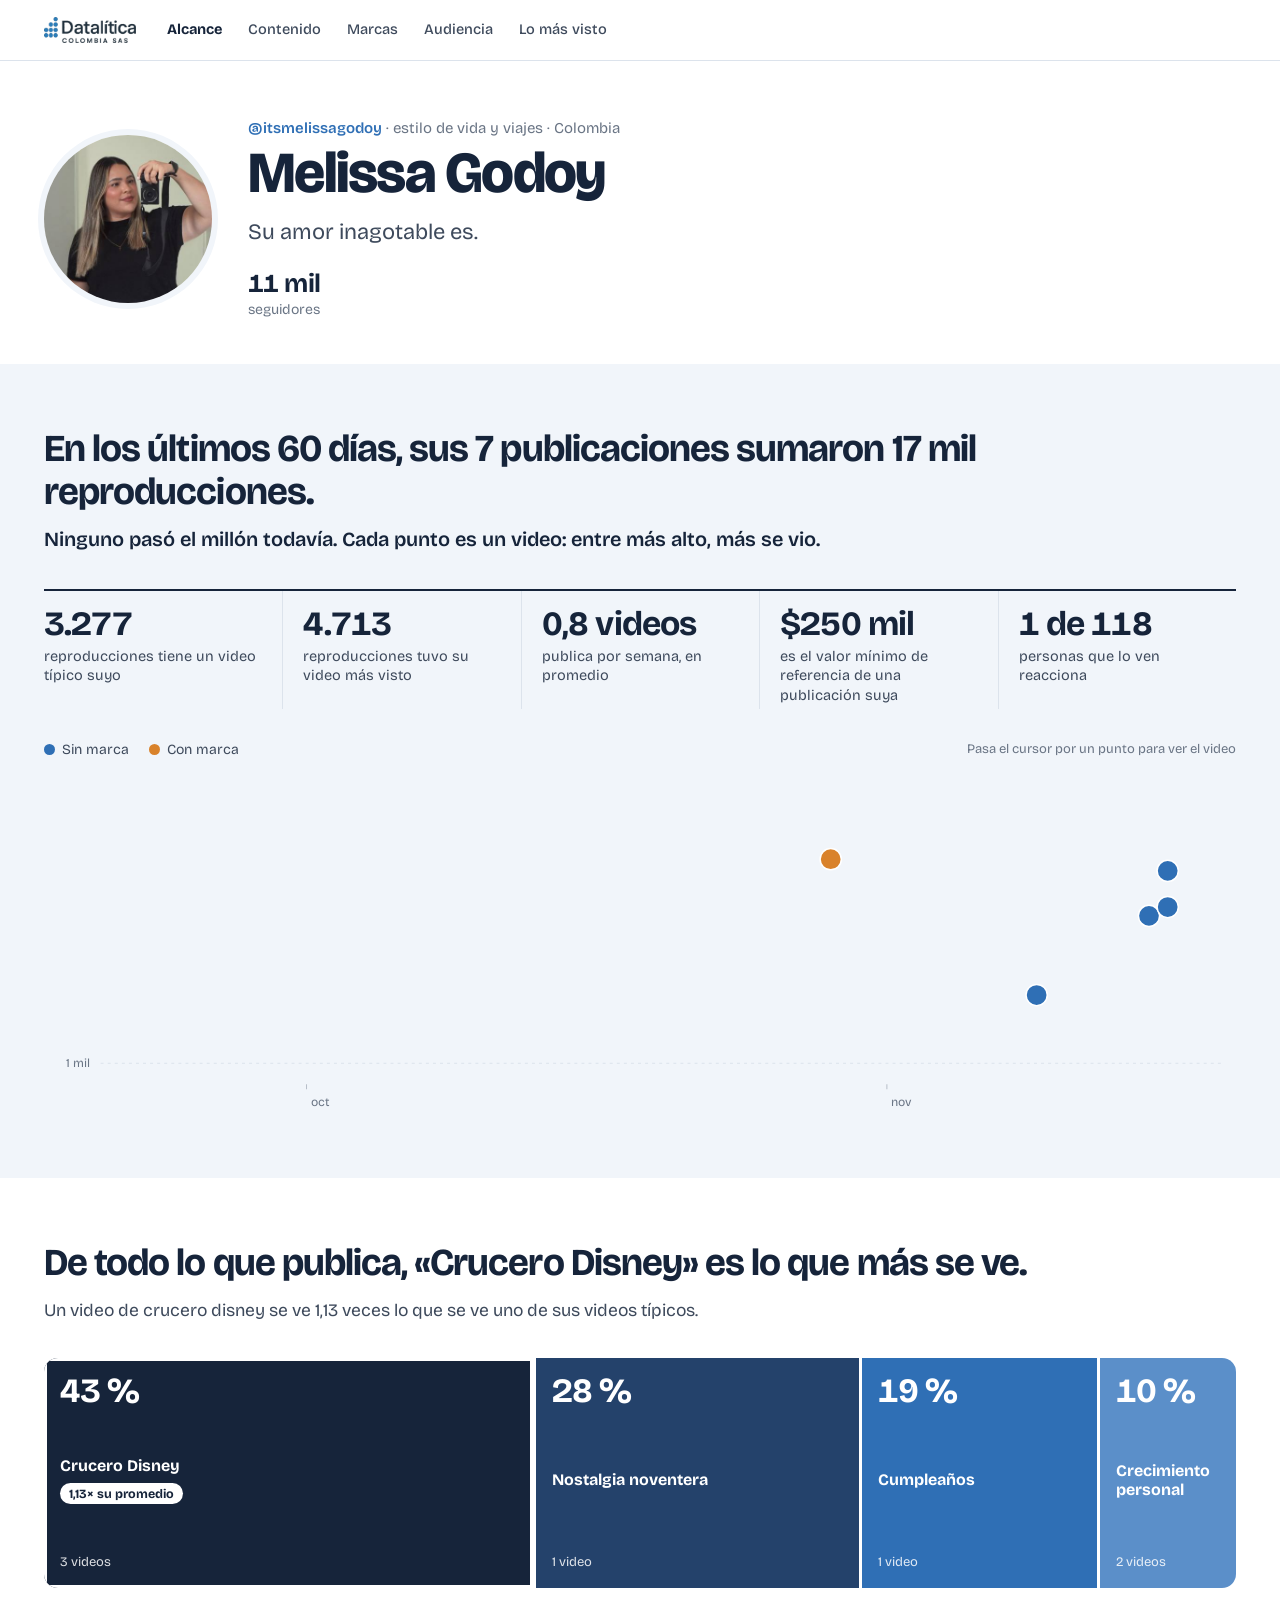
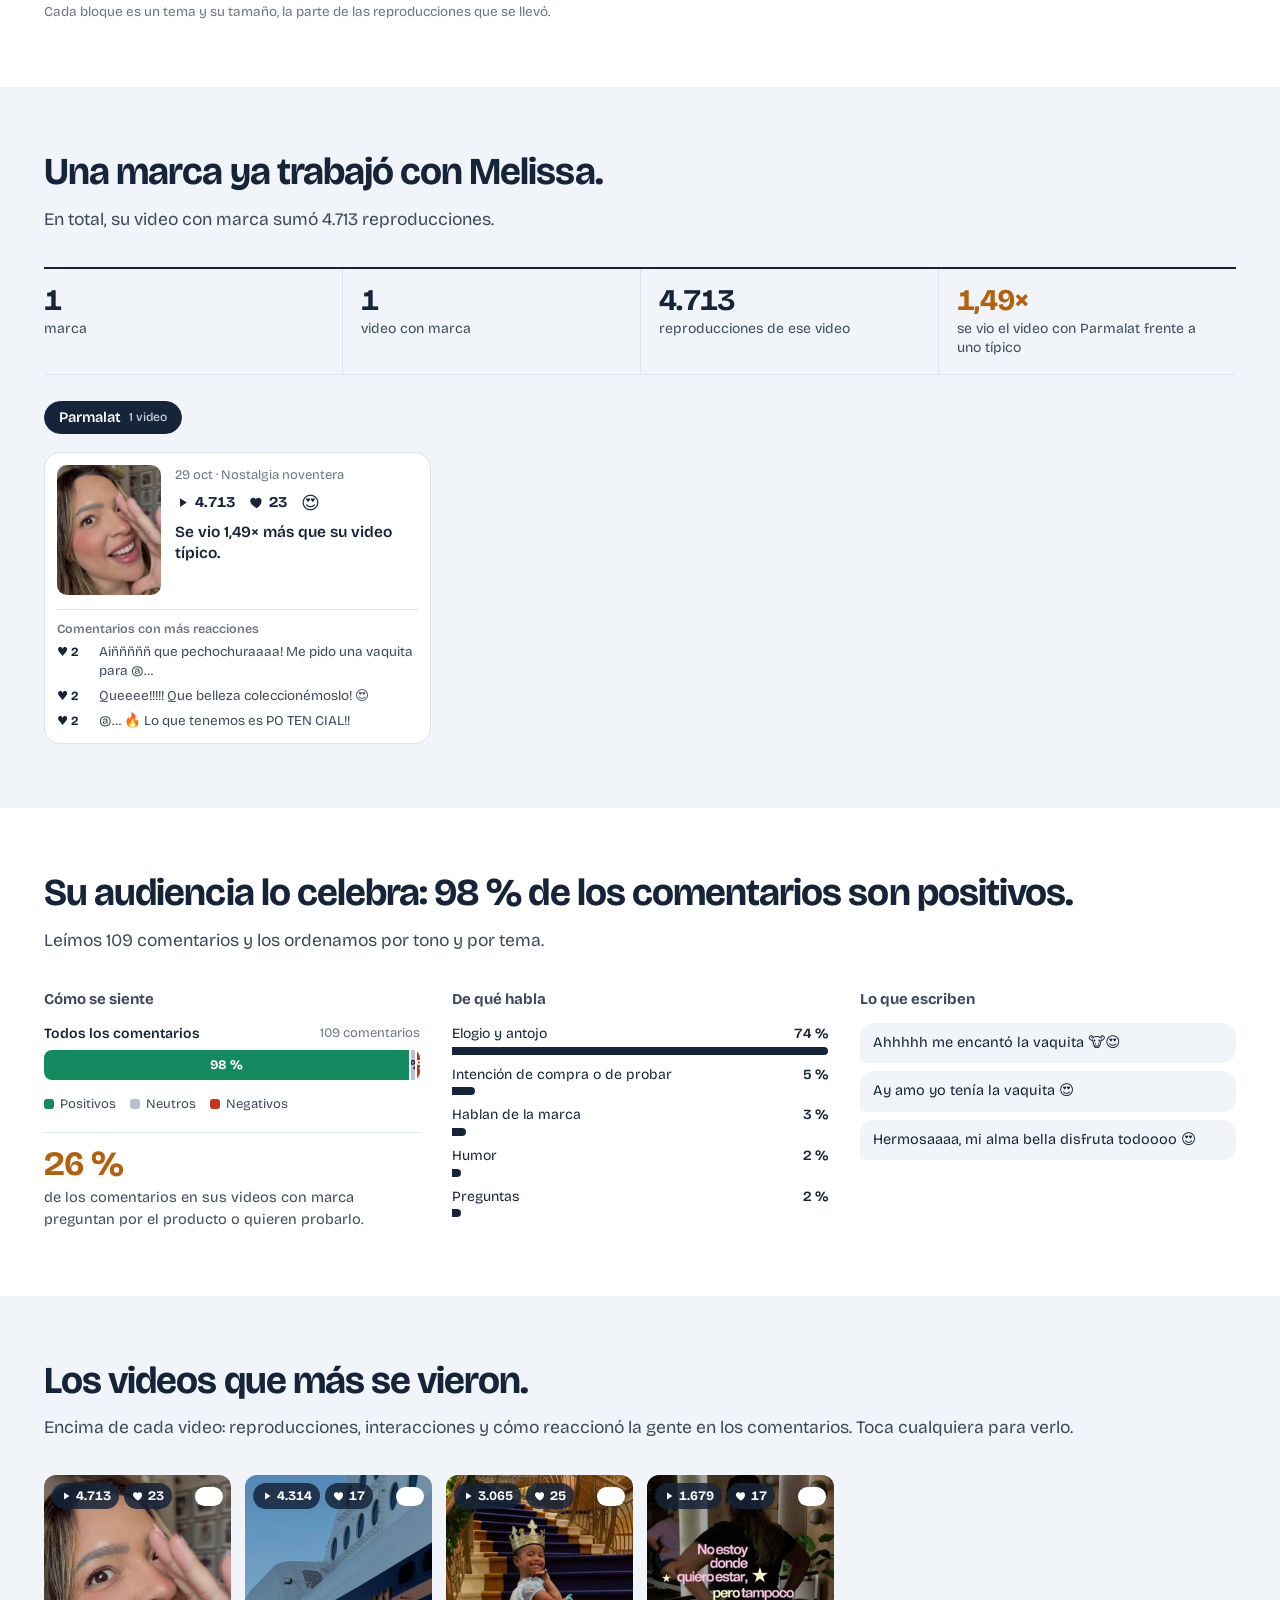
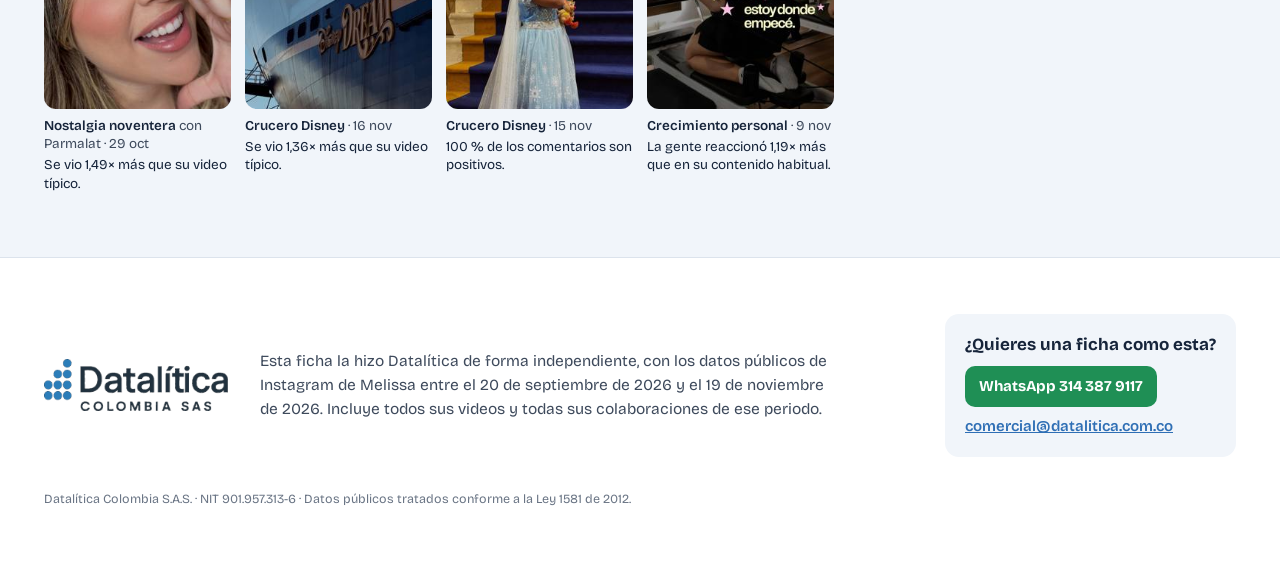
<file: @itsmelissagodoy-2026-11-19/index.html>
<!doctype html>
<html lang="es">
<head>
<meta charset="utf-8">
<meta name="viewport" content="width=device-width,initial-scale=1">
<meta name="color-scheme" content="light">
<title>Melissa Godoy · Ficha de creador · Datalítica</title>
<meta name="robots" content="noindex,nofollow,noarchive">
<meta name="description" content="Ficha de desempeño de @itsmelissagodoy en Instagram: alcance, contenido y audiencia.">
<meta property="og:type" content="website">
<meta property="og:title" content="Melissa Godoy · Ficha de creador">
<meta property="og:description" content="Alcance, contenido y audiencia de @itsmelissagodoy en Instagram, con datos públicos. Hecha por Datalítica.">
<meta property="og:url" content="https://scorecard.datalitica.com.co/@itsmelissagodoy-2026-11-19/">
<meta name="twitter:card" content="summary">
<meta property="og:image" content="https://scorecard.datalitica.com.co/@itsmelissagodoy-2026-11-19/avatar.jpg">
<link rel="preconnect" href="https://fonts.googleapis.com">
<link rel="preconnect" href="https://fonts.gstatic.com" crossorigin>
<link rel="stylesheet" href="https://fonts.googleapis.com/css2?family=Bricolage+Grotesque:opsz,wght@12..96,400;12..96,500;12..96,600;12..96,700;12..96,800&display=swap">
<style>
:root{
  --papel:#FFFFFF; --banda:#F1F5FA; --tinta:#16243A; --tinta2:#3E4A5C; --tenue:#6A7585; --linea:#DCE3EC;
  --azul:#2F6FB5;   /* sin marca · Datalítica */
  --naranja:#D9822B;/* con marca */
  --pos:#138A60; --neu:#B8BFC9; --neg:#C2361B;
  --f:"Bricolage Grotesque",system-ui,"Segoe UI",sans-serif;
  --ancho:1240px;
}
*{box-sizing:border-box;margin:0;padding:0}
html{scroll-behavior:smooth;scroll-padding-top:76px}
@media (prefers-reduced-motion:reduce){html{scroll-behavior:auto}}
body{background:var(--papel);color:var(--tinta);font:400 16px/1.55 var(--f);font-optical-sizing:auto;-webkit-font-smoothing:antialiased}
.num{font-variant-numeric:tabular-nums}
.ic{display:inline-flex;margin-right:.35em;vertical-align:-.16em}
.ic svg{width:1.08em;height:1.08em}
.wrap{max-width:var(--ancho);margin:0 auto;padding:0 24px}
a{color:inherit}
:focus-visible{outline:3px solid var(--azul);outline-offset:2px;border-radius:4px}

/* ---------- barra fija */
.barra{position:sticky;top:0;z-index:20;background:rgba(255,255,255,.94);backdrop-filter:blur(8px);border-bottom:1px solid var(--linea)}
.barra .wrap{display:flex;align-items:center;gap:20px;height:60px}
.barra .logo{height:26px;flex:none}
.barra nav{display:flex;gap:4px;overflow-x:auto;scrollbar-width:none;flex:1}
.barra nav::-webkit-scrollbar{display:none}
.barra nav a{text-decoration:none;font-size:14.5px;font-weight:500;color:var(--tinta2);padding:7px 11px;border-radius:8px;white-space:nowrap}
.barra nav a:hover{background:var(--banda);color:var(--tinta)}
.barra nav a.on{color:var(--tinta);font-weight:700}
.redes{display:flex;background:var(--banda);border-radius:10px;padding:3px;flex:none}
.redes button{border:0;background:transparent;font:600 13.5px var(--f);color:var(--tinta2);padding:6px 12px;border-radius:8px;cursor:pointer}
.redes button .ic{margin:0;font-size:17px;vertical-align:-.2em}
.redes button[aria-pressed="true"]{background:#fff;color:var(--tinta);box-shadow:0 1px 3px rgba(22,36,58,.12)}

/* ---------- portada */
.portada{padding:56px 0 44px}
.portada .wrap{display:grid;grid-template-columns:168px 1fr;gap:36px;align-items:center}
.foto{width:168px;height:168px;border-radius:50%;object-fit:cover;box-shadow:0 0 0 6px var(--banda)}
.portada .quien{font-size:15px;color:var(--tenue)}
.arroba{color:var(--azul);font-weight:600;text-decoration:none}
.arroba:hover{text-decoration:underline}
.portada h1{font-size:clamp(34px,5.2vw,58px);line-height:1.02;font-weight:800;letter-spacing:-.03em;margin:4px 0 14px;font-variation-settings:"opsz" 96}
.portada .lema{font-size:clamp(18px,2.2vw,22px);line-height:1.4;color:var(--tinta2);max-width:36ch}
.cuentas{display:flex;flex-wrap:wrap;gap:22px;margin-top:22px}
.cuenta{display:flex;flex-direction:column}
.cuenta b{font-size:26px;font-weight:700;letter-spacing:-.02em;line-height:1.1}
.cuenta span{font-size:14px;color:var(--tenue)}
.cuenta.total b{color:var(--azul)}
.cuenta b .ic{font-size:22px;margin-right:.3em;vertical-align:-.1em}

/* ---------- capítulos */
.cap{padding:64px 0}
.cap.banda{background:var(--banda)}
.cap h2{font-size:clamp(26px,3.4vw,38px);line-height:1.12;font-weight:700;letter-spacing:-.025em;font-variation-settings:"opsz" 72}
.cap .bajada{font-size:17.5px;color:var(--tinta2);margin-top:12px}
.ancho h2{max-width:none}
.ancho .bajada{max-width:none;font-size:20px;font-weight:600;color:var(--tinta);margin-top:10px}
.cap .cuerpo{margin-top:34px}
.nota{font-size:13.5px;color:var(--tenue);margin-top:14px;max-width:70ch}

/* formato 1 · cada video es un punto */
.alcance{display:grid;grid-template-columns:1fr 220px;gap:36px;align-items:start}
.cifras{display:grid;gap:22px;border-left:2px solid var(--linea);padding-left:24px}
.cifra b{display:block;font-size:34px;font-weight:700;letter-spacing:-.025em;line-height:1}
.cifra > span{display:block;font-size:14.5px;color:var(--tinta2);margin-top:6px;line-height:1.35}
/* alcance con 1 red (A): cifras en una franja y gráfico a todo el ancho */
.franja-cifras{display:grid;grid-template-columns:repeat(auto-fit,minmax(170px,1fr));border-top:2px solid var(--tinta);margin-bottom:30px}
.franja-cifras .cifra{padding:16px 20px 4px 0}
.franja-cifras .cifra + .cifra{padding-left:20px;border-left:1px solid var(--linea)}
.franja-cifras .cifra > span{max-width:24ch}
.franja-cifras .det{display:block;margin-top:2px}
.franja-cifras.pie{margin:26px 0 0;border-top:1px solid var(--linea)}
/* alcance con varias redes (C): una franja por red */
.carriles-filas{border-top:2px solid var(--tinta)}
.carril{display:grid;grid-template-columns:250px 1fr;gap:24px;align-items:center;border-bottom:1px solid var(--linea);padding:10px 0}
.carril > svg{width:100%;height:auto;display:block;overflow:visible}
.carril-dato{display:grid;grid-template-columns:auto 1fr;gap:2px 12px;align-items:center}
.carril-dato .carril-ico{grid-row:1/3;grid-column:1;align-self:start;width:36px;height:36px;border-radius:10px;display:grid;place-items:center}
.carril-dato b{grid-column:2}
.carril-ico svg{width:20px;height:20px}
.carril-dato b{font-size:24px;font-weight:700;letter-spacing:-.02em;line-height:1.1}
.carril-dato span{font-size:13.5px;color:var(--tinta2);line-height:1.35;grid-column:2}
figure.puntos{position:relative}
figure.puntos > svg{width:100%;height:auto;display:block;overflow:visible}
.ley{display:flex;flex-wrap:wrap;gap:6px 20px;font-size:14px;color:var(--tinta2);margin-bottom:10px}
.ley i{display:inline-block;width:11px;height:11px;border-radius:50%;margin-right:7px;vertical-align:-1px}
.ley .sep{width:1px;background:var(--linea);align-self:stretch}
.ley .ayuda{margin-left:auto;color:var(--tenue);font-size:13px}
.pt{cursor:pointer}
.pt:hover circle:first-child,.pt:focus circle:first-child{stroke:var(--tinta);stroke-width:2.5}
.tip{position:absolute;z-index:5;pointer-events:none;width:300px;display:grid;grid-template-columns:96px 1fr;gap:12px;background:#fff;color:var(--tinta);font-size:13.5px;line-height:1.4;padding:10px;border-radius:14px;box-shadow:0 10px 30px rgba(22,36,58,.22);opacity:0;transform:translate(-50%,calc(-100% - 16px));transition:opacity .12s}
.tip.on{opacity:1}
.tip .tp-img{aspect-ratio:4/5;border-radius:9px;overflow:hidden;background:#24426B;color:#fff;font-size:12px;font-weight:700;display:flex;align-items:center;padding:8px;line-height:1.2}
.tip .tp-img img{width:calc(100% + 16px);height:calc(100% + 16px);margin:-8px;object-fit:cover;display:block}
.tip .tp-meta{font-size:12.5px;color:var(--tenue)}
.tip .tp-st{display:flex;gap:10px;align-items:center;font-weight:700;font-size:14px;margin:4px 0}
.tip .tp-st span{display:inline-flex;align-items:center;gap:4px}
.tip .tp-st svg{width:13px;height:13px}
.tip .tp-h{font-weight:600}
.tip .tp-m{font-size:12.5px;color:#8A4A0E;font-weight:700;margin-top:4px}

/* formato 2 · mosaico de contenido */
.mosaico{display:flex;gap:3px;height:230px;border-radius:14px;overflow:hidden}
.tesela{position:relative;display:flex;flex-direction:column;justify-content:space-between;padding:16px;color:#fff;min-width:0}
.tesela .t{font-size:16px;font-weight:700;line-height:1.2}
.tesela .p{font-size:34px;font-weight:700;letter-spacing:-.03em;line-height:1}
.tesela .d{font-size:13px;opacity:.85}
.tesela.estrella{box-shadow:inset 0 0 0 3px #fff}
.sello-estrella{display:inline-block;margin-top:8px;background:#fff;color:var(--tinta);font-size:12.5px;font-weight:700;padding:3px 9px;border-radius:999px;white-space:nowrap}

/* formato 3 · marcas a todo el ancho */
.franja{display:grid;grid-template-columns:repeat(auto-fit,minmax(150px,1fr));border-top:2px solid var(--tinta);border-bottom:1px solid var(--linea)}
.franja div{padding:16px 18px 16px 0}
.franja div+div{padding-left:18px;border-left:1px solid var(--linea)}
.franja b{display:block;font-size:30px;font-weight:700;letter-spacing:-.025em;line-height:1.05}
.franja span{display:block;font-size:14px;color:var(--tinta2);margin-top:4px;line-height:1.35}
.franja .acento b{color:#B4610F}
.franja b.txt{font-size:21px;line-height:1.15}
.fichas-marca{display:flex;gap:8px;flex-wrap:wrap;margin:26px 0 18px}
.fichas-marca button{display:inline-flex;align-items:center;gap:8px;border:1px solid var(--linea);background:#fff;border-radius:999px;padding:7px 14px;font:600 14.5px var(--f);color:var(--tinta);cursor:pointer}
.fichas-marca button small{font-weight:500;color:var(--tenue)}
.fichas-marca button[aria-pressed="true"]{background:var(--tinta);border-color:var(--tinta);color:#fff}
.fichas-marca button[aria-pressed="true"] small{color:#C9D3E0}
.piezas{display:grid;grid-template-columns:repeat(auto-fill,minmax(380px,1fr));gap:16px}
.pieza{display:grid;grid-template-columns:104px 1fr;gap:12px 14px;align-content:start;background:#fff;border-radius:16px;padding:12px;border:1px solid var(--linea)}
.pieza .portada-p{position:relative;border-radius:10px;overflow:hidden;aspect-ratio:4/5;background:#24426B;align-self:start}
.pieza .portada-p img{width:100%;height:100%;object-fit:cover;display:block}
.pieza .portada-p .sin-img{position:absolute;inset:0;display:flex;align-items:center;padding:10px;color:#fff;font-size:14px;font-weight:700;line-height:1.2}
.red-n{font-weight:700}
.pieza .meta{font-size:13px;color:var(--tenue);display:flex;align-items:center;gap:4px;flex-wrap:wrap}
.pieza .stats{display:flex;gap:14px;margin:6px 0 8px;font-size:15px;font-weight:700;align-items:center;flex-wrap:wrap}
.pieza .stats span{display:inline-flex;align-items:center;gap:5px}
.pieza .hallazgo{font-size:15.5px;font-weight:600;line-height:1.35;color:var(--tinta)}
.pieza ol{grid-column:1/-1;list-style:none;margin-top:2px;display:grid;gap:6px;border-top:1px solid var(--linea);padding-top:10px}
.pieza li{font-size:13.5px;line-height:1.4;color:var(--tinta2);display:grid;grid-template-columns:auto 1fr;gap:8px}
.pieza li .lk{font-weight:700;color:var(--tinta);font-size:12.5px;min-width:34px;white-space:nowrap}
.pieza li.com-t{display:block;font-size:12.5px;color:var(--tenue);font-weight:600}
.emo{font-size:18px;line-height:1;cursor:help}
.st svg{width:15px;height:15px}

/* formato 4 · audiencia en una franja */
.aud{display:grid;gap:32px;align-items:start}
.aud h3{font-size:15px;font-weight:700;margin-bottom:12px;color:var(--tinta2)}
.bal-fila{display:grid;gap:5px;margin-bottom:14px}
.bal-fila .r{font-size:14px;font-weight:600;display:flex;justify-content:space-between;gap:8px}
.bal-fila .r small{font-weight:400;color:var(--tenue);font-size:13px}
.barra100{display:flex;height:30px;gap:2px;border-radius:8px;overflow:hidden}
.barra100 span{display:flex;align-items:center;justify-content:center;font-size:13px;font-weight:700;color:#fff;white-space:nowrap;min-width:0;overflow:hidden}
.barra100 .neu{color:var(--tinta)}
.ley-bal{display:flex;gap:14px;font-size:13px;color:var(--tinta2);flex-wrap:wrap}
.ley-bal i{display:inline-block;width:10px;height:10px;border-radius:3px;margin-right:6px;vertical-align:-1px}
.temas{display:grid;gap:9px}
.tema{display:grid;grid-template-columns:1fr 40px;gap:2px 10px;align-items:center;font-size:14px}
.tema .b{grid-column:1/-1;height:8px;border-radius:0 4px 4px 0;background:var(--tinta)}
.tema .pc{text-align:right;font-weight:600}
.dicen{display:grid;gap:8px}
.globo{background:var(--banda);border-radius:14px 14px 14px 4px;padding:10px 13px;font-size:14.5px;line-height:1.4}
.globo small{display:block;font-size:12px;color:var(--tenue);margin-top:4px}
.dato-marca{margin-top:18px;padding-top:14px;border-top:1px solid var(--linea)}
.dato-marca b{font-size:34px;font-weight:700;color:#B4610F;letter-spacing:-.03em;line-height:1}
.dato-marca p{font-size:14.5px;color:var(--tinta2);margin-top:4px}

/* formato 5 · galería */
.galeria{display:grid;grid-template-columns:repeat(6,1fr);gap:14px}
.video{display:block;text-decoration:none;color:inherit}
.video .img{aspect-ratio:4/5;border-radius:12px;overflow:hidden;background:var(--tinta);position:relative}
.video img{width:100%;height:100%;object-fit:cover;display:block}
.video .sin-img{position:absolute;inset:0;display:flex;align-items:center;padding:60px 14px 14px;color:#fff;font-size:17px;font-weight:700;line-height:1.2;background:#24426B}
.video .sobre{position:absolute;left:8px;right:8px;top:8px;display:flex;flex-wrap:wrap;gap:5px;align-items:center}
.video .sobre span{display:inline-flex;align-items:center;gap:4px;background:rgba(22,36,58,.84);color:#fff;font-weight:700;font-size:13px;padding:3px 8px;border-radius:999px}
.video .sobre .emo{background:#fff;font-size:15px;padding:2px 6px;margin-left:auto}
.video .sobre svg{width:12px;height:12px}
.video .pie{margin-top:8px;font-size:13.5px;color:var(--tinta2);line-height:1.35}
.video .pie b{color:var(--tinta);font-weight:600}
.video .pie em{display:block;font-style:normal;color:var(--tinta);margin-top:3px}
.video:hover .img{box-shadow:0 0 0 3px var(--azul)}

/* firma */
.firma{padding:56px 0 64px;border-top:1px solid var(--linea)}
.firma .wrap{display:grid;grid-template-columns:auto 1fr auto;gap:32px;align-items:center}
.firma img{height:52px}
.firma .firma-t{font-size:15.5px;color:var(--tinta2);max-width:58ch}
.contacto{display:grid;gap:8px;justify-items:start;padding:18px 20px;border-radius:14px;background:var(--banda)}
.contacto .ct-t{font-size:17px;font-weight:700;color:var(--tinta)}
.ct-wa{background:#1F8F55;color:#fff;text-decoration:none;font-weight:700;font-size:15px;padding:9px 14px;border-radius:10px}
.ct-wa:hover{background:#17724A}
.ct-mail{color:var(--azul);font-weight:600;font-size:15px}
.firma .legal{grid-column:1/-1;font-size:12.5px;color:var(--tenue)}
.pdf{background:var(--tinta);color:#fff;border:0;border-radius:10px;padding:12px 18px;font:600 15px var(--f);cursor:pointer;white-space:nowrap}
.pdf:hover{background:var(--azul)}

/* ---------- móvil */
@media screen and (max-width:1100px){.galeria{grid-template-columns:repeat(3,1fr)}.aud{grid-template-columns:1fr 1fr!important}}
@media screen and (max-width:820px){
  .barra .wrap{height:auto;flex-wrap:wrap;gap:8px 12px;padding:10px 16px}
  .barra nav{order:3;flex-basis:100%}
  .barra .redes{margin-left:auto}
  .wrap{padding:0 16px}
  .portada .wrap{grid-template-columns:1fr;gap:20px}
  .foto{width:112px;height:112px}
  .alcance{grid-template-columns:1fr;gap:30px}
  .franja-cifras{grid-template-columns:1fr 1fr}
  .franja-cifras .cifra{padding:14px 12px 4px 0}
  .franja-cifras .cifra + .cifra{padding-left:0;border-left:0}
  .franja-cifras .cifra:nth-child(even){padding-left:14px;border-left:1px solid var(--linea)}
  .franja-cifras .cifra b{font-size:28px}
  .carril{grid-template-columns:1fr;gap:6px;padding:14px 0}
  .aud{grid-template-columns:1fr!important;gap:30px}
  .piezas{grid-template-columns:1fr}
  .pieza{grid-template-columns:96px 1fr;gap:12px}
  .galeria{grid-template-columns:1fr 1fr}
  .franja div+div{padding-left:12px}
  .cifras{grid-template-columns:1fr 1fr;border-left:0;padding-left:0;border-top:2px solid var(--linea);padding-top:20px}
  .mosaico{flex-direction:column;height:auto}
  .tesela{flex-direction:row;align-items:center;gap:12px;padding:12px 14px;flex:none!important;min-height:56px}
  .tesela .p{font-size:22px;order:-1;min-width:58px}
  .tesela .d{margin-left:auto;text-align:right}
  .sello-estrella{position:static}
  .bal-fila{grid-template-columns:1fr}
  .ley-bal{margin-left:0}
  .galeria{grid-template-columns:1fr 1fr;gap:12px}
  .firma .wrap{grid-template-columns:1fr}
  .cap{padding:48px 0}
}
@page{size:1280px 1810px;margin:0}
@media print{
  .barra{position:static}.barra nav,.redes,.pdf,.ley .ayuda,.tip,.fichas-marca,.contacto{display:none!important}
  .cap{padding:32px 0}
  figure.puntos,.mosaico,.franja{break-inside:avoid}
  .piezas,.galeria{display:block}
  .pieza{break-inside:avoid;margin-bottom:14px}
  .galeria .video{display:inline-block;width:15.4%;margin:0 1% 12px 0;vertical-align:top;break-inside:avoid}
  .cap h2{break-after:avoid}
  body{-webkit-print-color-adjust:exact;print-color-adjust:exact}
}
</style>
</head>
<body>
<div id="app"></div>
<script>
const D = {"handle": "itsmelissagodoy", "nombre": "Melissa Godoy", "nicho": "estilo de vida y viajes", "pais": "Colombia", "avatar": "https://scontent-atl3-1.cdninstagram.com/v/t51.82787-19/821074533_18633054520035608_7394479355866591019_n.jpg?_nc_cat=111&_nc_map=urlgen_bucketless&ig_cache_key=GGWa8DAYSb8TqjJCACsvY_nLd55mbmNDAQAB0j-ccb7-5&ccb=7-5&_nc_sid=669407&efg=eyJ2ZW5jb2RlX3RhZyI6InByb2ZpbGVfcGljLnd3dy44OTYuQzMifQ%3D%3D&_nc_ohc=_fi1b6lPHcEQ7kNvwF135Zw&_nc_oc=AdprimSg3PJhWOfIkyJ9moqe71XuscygYJpveVBw292laeabgZBJwVyg1xRalkawBjGIR-Zko8LHwUmU-qccSfjQ&_nc_zt=24&_nc_ht=scontent-atl3-1.cdninstagram.com&_nc_gid=Mq1bQ3J4OKAW0T3DKfisfg&_nc_ss=70980&_nc_ct=RQosPBUCFQIAAAA&oh=00_AQQ_MqmJ0ayH675ylBu3nWpJARFcZeUvGoDlLrT4C3dV1w&oe=6B05BC2D", "ventana": {"desde": "2026-09-20", "hasta": "2026-11-19", "dias": 60}, "redes_orden": ["instagram"], "redes": {"instagram": {"red": "instagram", "nombre_red": "Instagram", "perfil": {"nombre": "Melissa Godoy | UGC Creator", "seguidores": 11296, "verificado": false, "bio": "Su amor inagotable es ✝️\nfamily | lifestyle | selfcare", "avatar": "https://scontent-atl3-1.cdninstagram.com/v/t51.82787-19/821074533_18633054520035608_7394479355866591019_n.jpg?_nc_cat=111&_nc_map=urlgen_bucketless&ig_cache_key=GGWa8DAYSb8TqjJCACsvY_nLd55mbmNDAQAB0j-ccb7-5&ccb=7-5&_nc_sid=669407&efg=eyJ2ZW5jb2RlX3RhZyI6InByb2ZpbGVfcGljLnd3dy44OTYuQzMifQ%3D%3D&_nc_ohc=_fi1b6lPHcEQ7kNvwF135Zw&_nc_oc=AdprimSg3PJhWOfIkyJ9moqe71XuscygYJpveVBw292laeabgZBJwVyg1xRalkawBjGIR-Zko8LHwUmU-qccSfjQ&_nc_zt=24&_nc_ht=scontent-atl3-1.cdninstagram.com&_nc_gid=Mq1bQ3J4OKAW0T3DKfisfg&_nc_ss=70980&_nc_ct=RQosPBUCFQIAAAA&oh=00_AQQ_MqmJ0ayH675ylBu3nWpJARFcZeUvGoDlLrT4C3dV1w&oe=6B05BC2D", "url": "https://www.instagram.com/itsmelissagodoy/"}, "parcial": false, "nota": null, "fecha_captura": "2026-11-19", "totales": {"publicaciones": 7, "reproducciones": 17048, "interacciones": 129, "mediana_reproducciones": 3277, "mediana_interacciones": 17, "mediana_tasa": 0.0082, "con_interacciones": 7}, "organico": {"publicaciones": 6, "reproducciones": 12335, "interacciones": 106, "mediana_reproducciones": 3171.0, "mediana_interacciones": 17.0, "mediana_tasa": 0.0085, "con_interacciones": 6}, "marcas_resumen": {"publicaciones": 1, "reproducciones": 4713, "interacciones": 23, "mediana_reproducciones": 4713, "mediana_interacciones": null, "mediana_tasa": null, "con_interacciones": 1}, "indices": {"reproducciones": 1.49, "tasa": null}, "categorias": [{"publicaciones": 3, "reproducciones": 7379, "interacciones": 51, "mediana_reproducciones": 3689.5, "mediana_interacciones": 17, "mediana_tasa": null, "con_interacciones": 3, "nombre": "Crucero Disney", "descripcion": "Momentos vividos a bordo del crucero de Disney: actividades, noches temáticas y experiencias del viaje.", "pct_reproducciones": 43.3, "indice_reproducciones": 1.13, "con_marca": 0, "conversacion": {"total": 43, "temas": [{"tema": "elogio", "nombre": "Elogio y antojo", "n": 35, "pct": 81.4}, {"tema": "otro", "nombre": "Emojis y otros", "n": 5, "pct": 11.6}, {"tema": "humor", "nombre": "Humor", "n": 2, "pct": 4.7}, {"tema": "pregunta", "nombre": "Preguntas", "n": 1, "pct": 2.3}], "tono": {"positivo": 97.7, "neutro": 2.3, "negativo": 0.0}, "hacia_marca": {"n": 0, "positivo": 0.0, "neutro": 0.0, "negativo": 0.0}, "ejemplos": [{"tema": "Preguntas", "texto": "Te avisan lo de las puertas 🚪 para que te prepares con antelación?"}, {"tema": "Elogio y antojo", "texto": "Hermosaaaa, mi alma bella disfruta todoooo 😍"}]}}, {"publicaciones": 2, "reproducciones": 1679, "interacciones": 26, "mediana_reproducciones": 1679, "mediana_interacciones": null, "mediana_tasa": null, "con_interacciones": 2, "nombre": "Crecimiento personal", "descripcion": "Reflexiones sobre su transformación física, emocional y espiritual con el paso del tiempo.", "pct_reproducciones": 9.8, "indice_reproducciones": 0.51, "con_marca": 0, "conversacion": {"total": 23, "temas": [{"tema": "elogio", "nombre": "Elogio y antojo", "n": 19, "pct": 82.6}, {"tema": "otro", "nombre": "Emojis y otros", "n": 4, "pct": 17.4}], "tono": {"positivo": 100.0, "neutro": 0.0, "negativo": 0.0}, "hacia_marca": {"n": 0, "positivo": 0.0, "neutro": 0.0, "negativo": 0.0}, "ejemplos": [{"tema": "Elogio y antojo", "texto": "Así es hasta viejitos y más allá ,Dios los Bendiga inmensamente"}]}}, {"publicaciones": 1, "reproducciones": 3277, "interacciones": 29, "mediana_reproducciones": 3277, "mediana_interacciones": null, "mediana_tasa": null, "con_interacciones": 1, "nombre": "Cumpleaños", "descripcion": "Celebración de su cumpleaños y el ambiente festivo alrededor de la fecha.", "pct_reproducciones": 19.2, "indice_reproducciones": 1.0, "con_marca": 0, "conversacion": {"total": 24, "temas": [{"tema": "elogio", "nombre": "Elogio y antojo", "n": 20, "pct": 83.3}, {"tema": "otro", "nombre": "Emojis y otros", "n": 3, "pct": 12.5}, {"tema": "pregunta", "nombre": "Preguntas", "n": 1, "pct": 4.2}], "tono": {"positivo": 100.0, "neutro": 0.0, "negativo": 0.0}, "hacia_marca": {"n": 0, "positivo": 0.0, "neutro": 0.0, "negativo": 0.0}, "ejemplos": [{"tema": "Preguntas", "texto": "Dame ese lip combo!!!"}, {"tema": "Elogio y antojo", "texto": "Hermosaaaaaa❤️❤️❤️"}]}}, {"publicaciones": 1, "reproducciones": 4713, "interacciones": 23, "mediana_reproducciones": 4713, "mediana_interacciones": null, "mediana_tasa": null, "con_interacciones": 1, "nombre": "Nostalgia noventera", "descripcion": "Contenido que evoca la infancia y los recuerdos de la generación de los 90.", "pct_reproducciones": 27.6, "indice_reproducciones": 1.44, "con_marca": 1, "conversacion": {"total": 19, "temas": [{"tema": "elogio", "nombre": "Elogio y antojo", "n": 7, "pct": 36.8}, {"tema": "intencion", "nombre": "Intención de compra o de probar", "n": 5, "pct": 26.3}, {"tema": "marca", "nombre": "Hablan de la marca", "n": 3, "pct": 15.8}, {"tema": "experiencia", "nombre": "Experiencia propia", "n": 2, "pct": 10.5}, {"tema": "critica", "nombre": "Críticas", "n": 1, "pct": 5.3}, {"tema": "otro", "nombre": "Emojis y otros", "n": 1, "pct": 5.3}], "tono": {"positivo": 94.7, "neutro": 0.0, "negativo": 5.3}, "hacia_marca": {"n": 13, "positivo": 92.3, "neutro": 0.0, "negativo": 7.7}, "ejemplos": [{"tema": "Intención de compra o de probar", "texto": "Yo quieroooooo 🥰😍😍"}, {"tema": "Hablan de la marca", "texto": "Ahhhhh me encantó la vaquita 🐮😍"}, {"tema": "Experiencia propia", "texto": "Ay amo yo tenía la vaquita 😍"}, {"tema": "Elogio y antojo", "texto": "Linda hasta la modelo"}]}}], "marcas": [{"publicaciones": 1, "reproducciones": 4713, "interacciones": 23, "mediana_reproducciones": 4713, "mediana_interacciones": null, "mediana_tasa": null, "con_interacciones": 1, "marca": "Parmalat", "categorias": ["Nostalgia noventera"], "indice_reproducciones": 1.49, "indice_tasa": null, "conversacion": {"total": 19, "temas": [{"tema": "elogio", "nombre": "Elogio y antojo", "n": 7, "pct": 36.8}, {"tema": "intencion", "nombre": "Intención de compra o de probar", "n": 5, "pct": 26.3}, {"tema": "marca", "nombre": "Hablan de la marca", "n": 3, "pct": 15.8}, {"tema": "experiencia", "nombre": "Experiencia propia", "n": 2, "pct": 10.5}, {"tema": "critica", "nombre": "Críticas", "n": 1, "pct": 5.3}, {"tema": "otro", "nombre": "Emojis y otros", "n": 1, "pct": 5.3}], "tono": {"positivo": 94.7, "neutro": 0.0, "negativo": 5.3}, "hacia_marca": {"n": 13, "positivo": 92.3, "neutro": 0.0, "negativo": 7.7}, "ejemplos": [{"tema": "Intención de compra o de probar", "texto": "Yo quieroooooo 🥰😍😍"}, {"tema": "Hablan de la marca", "texto": "Ahhhhh me encantó la vaquita 🐮😍"}, {"tema": "Experiencia propia", "texto": "Ay amo yo tenía la vaquita 😍"}, {"tema": "Elogio y antojo", "texto": "Linda hasta la modelo"}]}, "piezas": [{"red": "instagram", "codigo": "DfGDg39xwkT", "url": "https://www.instagram.com/p/DfGDg39xwkT/", "fecha": "2026-10-29", "tipo": "Video", "categoria": "Nostalgia noventera", "marca": "Parmalat", "origen_clasificacion": "propia", "reproducciones": 4713, "me_gusta": null, "comentarios": 23, "guardados": null, "interacciones": 23, "tasa": 0.0049, "aproximado": false, "texto": "Hay cosas que no pasan de moda, solo esperan el momento perfecto para volver 🥹💙", "miniatura": "https://instagram.fbne5-1.fna.fbcdn.net/v/t51.82787-15/870640306_1793815552326124_2325224195308679825_n.jpg?stp=dst-jpg_e15_tt6&_nc_cat=109&_nc_map=urlgen_bucketless&ig_cache_key=NDAxODkxNTE3MDcyOTc4OTcxNTE3OTM4MTU1NTg5OTI3OTA%3D.3-ccb7-5&ccb=7-5&_nc_sid=58cdad&efg=eyJ2ZW5jb2RlX3RhZyI6IkNMSVBTLnhwaWRzLjEyMTQuc2RyLnZpZGVvX3VzZXJfdXBsb2FkZWRfdGh1bWJuYWlsLkMzIn0%3D&_nc_ohc=cvftYq7MCF8Q7kNvwFtaYrZ&_nc_oc=AdpooZQToj26Vr_qjp_DVjmblnIhV5NFVamwBJKzq94LQb70_s-XOC0jc-gCHkDvdl8&_nc_zt=23&_nc_ht=instagram.fbne5-1.fna&_nc_gid=cYYzIcnUyHBSpWEifGbqXQ&_nc_ss=70980&_nc_ct=RQosPBUIFQwlBAAAAA&oh=00_AQSe9wefzrQLC7-JV4HjLGzlxmZJZuPiKCgBPC0_B6-5gQ&oe=6B059B75", "miniatura_archivo": null, "opinion": {"n": 19, "positivo": 95, "neutro": 0, "negativo": 5, "emoji": "😍", "texto": "Le encantó a la gente"}, "top_comentarios": [{"texto": "Aiñññññ que pechochuraaaa! Me pido una vaquita para @…", "reacciones": 2, "tono": "positivo"}, {"texto": "Queeee!!!!! Que belleza coleccionémoslo! 😍", "reacciones": 2, "tono": "positivo"}, {"texto": "@… 🔥\nLo que tenemos es PO TEN CIAL!!", "reacciones": 2, "tono": "positivo"}], "hallazgo": "Se vio 1,49× más que su video típico."}]}], "conversacion": {"organico": {"total": 90, "temas": [{"tema": "elogio", "nombre": "Elogio y antojo", "n": 74, "pct": 82.2}, {"tema": "otro", "nombre": "Emojis y otros", "n": 12, "pct": 13.3}, {"tema": "humor", "nombre": "Humor", "n": 2, "pct": 2.2}, {"tema": "pregunta", "nombre": "Preguntas", "n": 2, "pct": 2.2}], "tono": {"positivo": 98.9, "neutro": 1.1, "negativo": 0.0}, "hacia_marca": {"n": 0, "positivo": 0.0, "neutro": 0.0, "negativo": 0.0}, "ejemplos": [{"tema": "Preguntas", "texto": "Dame ese lip combo!!!"}, {"tema": "Elogio y antojo", "texto": "Así es hasta viejitos y más allá ,Dios los Bendiga inmensamente"}]}, "marcas": {"total": 19, "temas": [{"tema": "elogio", "nombre": "Elogio y antojo", "n": 7, "pct": 36.8}, {"tema": "intencion", "nombre": "Intención de compra o de probar", "n": 5, "pct": 26.3}, {"tema": "marca", "nombre": "Hablan de la marca", "n": 3, "pct": 15.8}, {"tema": "experiencia", "nombre": "Experiencia propia", "n": 2, "pct": 10.5}, {"tema": "critica", "nombre": "Críticas", "n": 1, "pct": 5.3}, {"tema": "otro", "nombre": "Emojis y otros", "n": 1, "pct": 5.3}], "tono": {"positivo": 94.7, "neutro": 0.0, "negativo": 5.3}, "hacia_marca": {"n": 13, "positivo": 92.3, "neutro": 0.0, "negativo": 7.7}, "ejemplos": [{"tema": "Intención de compra o de probar", "texto": "Yo quieroooooo 🥰😍😍"}, {"tema": "Hablan de la marca", "texto": "Ahhhhh me encantó la vaquita 🐮😍"}, {"tema": "Experiencia propia", "texto": "Ay amo yo tenía la vaquita 😍"}, {"tema": "Elogio y antojo", "texto": "Linda hasta la modelo"}]}, "total": 109, "comentarios_publicos": 129}, "publicaciones": [{"red": "instagram", "codigo": "DdfWHFjjjLT", "url": "https://www.instagram.com/p/DdfWHFjjjLT/", "fecha": "2026-09-20", "tipo": "Sidecar", "categoria": "Crecimiento personal", "marca": null, "origen_clasificacion": "propia", "reproducciones": null, "me_gusta": null, "comentarios": 9, "guardados": null, "interacciones": 9, "tasa": null, "aproximado": false, "texto": "Cuando te encontré, supe que tú eras mi casa. Porque no es dónde, sino quién te abraza 🏠❤️", "miniatura": "https://scontent-muc2-1.cdninstagram.com/v/t51.82787-15/815018777_18632116930035608_3661979417360418447_n.jpg?stp=dst-jpg_e35_tt6&_nc_cat=107&_nc_map=urlgen_bucketless&ig_cache_key=Mzk5MDAwMzA2MjkxNDM3ODQ4Mg%3D%3D.3-ccb7-5&ccb=7-5&_nc_sid=58cdad&efg=eyJ2ZW5jb2RlX3RhZyI6IkNBUk9VU0VMX0lURU0ueHBpZHMuODY0LnNkci5yZWd1bGFyX3Bob3RvLkMzIn0%3D&_nc_ohc=R9FBGq-Vb-EQ7kNvwHPZh21&_nc_oc=AdpWV5Zsw1-mxGGEN7tPgzxoWEVIqlOWNDjBlG1YYUbIh-ssylZT8d0n1grIS3kVUUI&_nc_zt=23&_nc_ht=scontent-muc2-1.cdninstagram.com&_nc_gid=h-r4lj08wpvOq7_wwX033g&_nc_ss=70980&_nc_ct=RQosPBUIFQIlBAAAAA&oh=00_AQSWwCe4H5mzv9TtCt1MJgor1isluXr2rGl12aURKhRzGw&oe=6B05A792", "miniatura_archivo": null, "opinion": {"n": 7, "positivo": 100, "neutro": 0, "negativo": 0, "emoji": "😍", "texto": "Le encantó a la gente"}, "top_comentarios": [{"texto": "Te amo mi amor, hasta viejitos ❤️", "reacciones": 3, "tono": "positivo"}, {"texto": "Así es hasta viejitos y más allá ,Dios los Bendiga inmensamente", "reacciones": 1, "tono": "positivo"}, {"texto": "Bellossss😍❤️", "reacciones": 1, "tono": "positivo"}], "hallazgo": "100 % de los comentarios son positivos."}, {"red": "instagram", "codigo": "DfGDg39xwkT", "url": "https://www.instagram.com/p/DfGDg39xwkT/", "fecha": "2026-10-29", "tipo": "Video", "categoria": "Nostalgia noventera", "marca": "Parmalat", "origen_clasificacion": "propia", "reproducciones": 4713, "me_gusta": null, "comentarios": 23, "guardados": null, "interacciones": 23, "tasa": 0.0049, "aproximado": false, "texto": "Hay cosas que no pasan de moda, solo esperan el momento perfecto para volver 🥹💙", "miniatura": "https://instagram.fbne5-1.fna.fbcdn.net/v/t51.82787-15/870640306_1793815552326124_2325224195308679825_n.jpg?stp=dst-jpg_e15_tt6&_nc_cat=109&_nc_map=urlgen_bucketless&ig_cache_key=NDAxODkxNTE3MDcyOTc4OTcxNTE3OTM4MTU1NTg5OTI3OTA%3D.3-ccb7-5&ccb=7-5&_nc_sid=58cdad&efg=eyJ2ZW5jb2RlX3RhZyI6IkNMSVBTLnhwaWRzLjEyMTQuc2RyLnZpZGVvX3VzZXJfdXBsb2FkZWRfdGh1bWJuYWlsLkMzIn0%3D&_nc_ohc=cvftYq7MCF8Q7kNvwFtaYrZ&_nc_oc=AdpooZQToj26Vr_qjp_DVjmblnIhV5NFVamwBJKzq94LQb70_s-XOC0jc-gCHkDvdl8&_nc_zt=23&_nc_ht=instagram.fbne5-1.fna&_nc_gid=cYYzIcnUyHBSpWEifGbqXQ&_nc_ss=70980&_nc_ct=RQosPBUIFQwlBAAAAA&oh=00_AQSe9wefzrQLC7-JV4HjLGzlxmZJZuPiKCgBPC0_B6-5gQ&oe=6B059B75", "miniatura_archivo": null, "opinion": {"n": 19, "positivo": 95, "neutro": 0, "negativo": 5, "emoji": "😍", "texto": "Le encantó a la gente"}, "top_comentarios": [{"texto": "Aiñññññ que pechochuraaaa! Me pido una vaquita para @…", "reacciones": 2, "tono": "positivo"}, {"texto": "Queeee!!!!! Que belleza coleccionémoslo! 😍", "reacciones": 2, "tono": "positivo"}, {"texto": "@… 🔥\nLo que tenemos es PO TEN CIAL!!", "reacciones": 2, "tono": "positivo"}], "hallazgo": "Se vio 1,49× más que su video típico."}, {"red": "instagram", "codigo": "DfiYdJqAglD", "url": "https://www.instagram.com/p/DfiYdJqAglD/", "fecha": "2026-11-09", "tipo": "Video", "categoria": "Crecimiento personal", "marca": null, "origen_clasificacion": "propia", "reproducciones": 1679, "me_gusta": null, "comentarios": 17, "guardados": null, "interacciones": 17, "tasa": 0.0101, "aproximado": false, "texto": "Tenía este video guardado en borradores desde hace un tiempo. Cuando lo edité, lo hice pen", "miniatura": "https://instagram.fbcn14-1.fna.fbcdn.net/v/t51.82787-15/892797556_18650581057035608_4860367846190469710_n.jpg?stp=dst-jpg_e15_tt6&_nc_cat=108&_nc_map=urlgen_bucketless&ig_cache_key=NDAyNjg4ODU3MzE3MjE4OTUwNzE4NjUwNTgxMDU0MDM1NjA4.3-ccb7-5&ccb=7-5&_nc_sid=58cdad&efg=eyJ2ZW5jb2RlX3RhZyI6IkNMSVBTLnhwaWRzLjcyMC5zZHIudmlkZW9fdXNlcl9zZWxlY3RlZF90aHVtYm5haWwuQzMifQ%3D%3D&_nc_ohc=CbQtVhO-65wQ7kNvwGPQhxL&_nc_oc=AdrLOy-VK1IV6Bmc1RLspYF2tnAk636lm8sB7Zqi4dNs4xNaaGHgA1AX78Ssrb5PESo&_nc_zt=23&_nc_ht=instagram.fbcn14-1.fna&_nc_gid=NLcF1jPlPUVMW-DwM3wOrw&_nc_ss=70980&_nc_ct=RQosPBUIFQ4lBAAAAA&oh=00_AQSdcOY3r2jTaSBDAmmsrOQMt3pj0B7lCUCtpnfMoOXUsQ&oe=6B05A2C2", "miniatura_archivo": null, "opinion": {"n": 16, "positivo": 100, "neutro": 0, "negativo": 0, "emoji": "😍", "texto": "Le encantó a la gente"}, "top_comentarios": [{"texto": "Te admiro muchísimo ❤️‍🩹", "reacciones": 3, "tono": "positivo"}, {"texto": "Vamossss!!! Cada versión de ti a dejado ver el hermoso trabajo que Dios ha hecho, quizás no estás donde quisieras pero estoy seguro que estás donde Dios necesita que estés ❤️", "reacciones": 2, "tono": "positivo"}, {"texto": "Esooo 🙌👏👏 Bellaa❤️", "reacciones": 1, "tono": "positivo"}], "hallazgo": "La gente reaccionó 1,19× más que en su contenido habitual."}, {"red": "instagram", "codigo": "DfxwGUKqMM1", "url": "https://www.instagram.com/p/DfxwGUKqMM1/", "fecha": "2026-11-15", "tipo": "Video", "categoria": "Crucero Disney", "marca": null, "origen_clasificacion": "propia", "reproducciones": 3065, "me_gusta": null, "comentarios": 25, "guardados": null, "interacciones": 25, "tasa": 0.0082, "aproximado": false, "texto": "No estoy para noticias, por ahora, sólo para coronas, risas y té 👑🎀", "miniatura": "https://scontent-nrt1-1.cdninstagram.com/v/t51.82787-15/902127549_2564437050732605_7617947365261457401_n.jpg?stp=dst-jpg_e15_tt6&_nc_cat=103&_nc_map=urlgen_bucketless&ig_cache_key=NDAzMTIxNDY4MTY3NjM2NjY0NTI1NjQ0MzcwNDQwNjU5Mzk%3D.3-ccb7-5&ccb=7-5&_nc_sid=58cdad&efg=eyJ2ZW5jb2RlX3RhZyI6IkNMSVBTLnhwaWRzLjEyMTUuc2RyLnZpZGVvX3VzZXJfdXBsb2FkZWRfdGh1bWJuYWlsLkMzIn0%3D&_nc_ohc=_PyM0Ly3qVwQ7kNvwFP8EJE&_nc_oc=AdorJLlfIl5IAqhHb-VSchmyWF7A0RknBzR6mXiDTZjlYghZNY7SbBdonY57NMvOMxHLwKe_yYO7THnoAHs_OAS1&_nc_zt=23&_nc_ht=scontent-nrt1-1.cdninstagram.com&_nc_gid=yjJjxhaGMYkDFp8oJo5Nlg&_nc_ss=70689&_nc_ct=RQosPBUIFQwlBAAAAA&oh=00_AQQ848NaWU2QouN_fACa5N1QxkJffdAwsIBC-HzGwQMsEQ&oe=6B0598BF", "miniatura_archivo": null, "opinion": {"n": 21, "positivo": 100, "neutro": 0, "negativo": 0, "emoji": "😍", "texto": "Le encantó a la gente"}, "top_comentarios": [{"texto": "Hermosaaaa, mi alma bella disfruta todoooo 😍", "reacciones": 1, "tono": "positivo"}, {"texto": "Almita mágica🪄✨", "reacciones": 1, "tono": "positivo"}, {"texto": "Qué experiencia más maravillosa,  Jamás se le va a olvidar.  Ésos momentos son los que niños y niñas deben vivir,  amor, felicidad,  alegrías.", "reacciones": 1, "tono": "positivo"}], "hallazgo": "100 % de los comentarios son positivos."}, {"red": "instagram", "codigo": "Df0aQo-MuPA", "url": "https://www.instagram.com/p/Df0aQo-MuPA/", "fecha": "2026-11-16", "tipo": "Video", "categoria": "Cumpleaños", "marca": null, "origen_clasificacion": "propia", "reproducciones": 3277, "me_gusta": null, "comentarios": 29, "guardados": null, "interacciones": 29, "tasa": 0.0088, "aproximado": false, "texto": "¿Dos reels en un mismo día? Sí. ¿Me importa? Obvio no 😂 ", "miniatura": "https://scontent-lga3-3.cdninstagram.com/v/t51.82787-15/911747811_1455349646786955_8285980642756538036_n.jpg?stp=dst-jpg_e15_tt6&_nc_cat=103&_nc_map=urlgen_bucketless&ig_cache_key=NDAzMTk2MzA1OTExNzU0ODQ4MDE0NTUzNDk2NDM0NTM2MjI%3D.3-ccb7-5&ccb=7-5&_nc_sid=58cdad&efg=eyJ2ZW5jb2RlX3RhZyI6IkNMSVBTLnhwaWRzLjgxNi5zZHIudmlkZW9fdXNlcl91cGxvYWRlZF90aHVtYm5haWwuQzMifQ%3D%3D&_nc_ohc=pQCUJCVsM6kQ7kNvwE5fBqG&_nc_oc=Adqf-AntSrrwWYIjdLQ-6gmKAaJoAMROOSY6y8gVe2Lsz8NA2D3Dxilq4c5F0WejCtXJGqKs84rw025dB_wLHn66&_nc_zt=23&_nc_ht=scontent-lga3-3.cdninstagram.com&_nc_gid=8my_qyBrXWJbinEbJs3rqA&_nc_ss=70580&_nc_ct=RQosPBUIFQwlBAAAAA&oh=00_AQSux7G8vAUapJZ1Z5WkqZuF1_ZXees1AsQ04qRyAIxfeg&oe=6B0587AB", "miniatura_archivo": null, "opinion": {"n": 24, "positivo": 100, "neutro": 0, "negativo": 0, "emoji": "😍", "texto": "Le encantó a la gente"}, "top_comentarios": [{"texto": "Ésa mamita de Alma la daaaaa todaaa!!!🔥👏", "reacciones": 2, "tono": "positivo"}, {"texto": "Hermosaaaaaa❤️❤️❤️", "reacciones": 1, "tono": "positivo"}, {"texto": "Divinaaaaaa mi Meliiiii😍", "reacciones": 1, "tono": "positivo"}], "hallazgo": "100 % de los comentarios son positivos."}, {"red": "instagram", "codigo": "Df0GSLZKljS", "url": "https://www.instagram.com/p/Df0GSLZKljS/", "fecha": "2026-11-16", "tipo": "Video", "categoria": "Crucero Disney", "marca": null, "origen_clasificacion": "propia", "reproducciones": 4314, "me_gusta": null, "comentarios": 17, "guardados": null, "interacciones": 17, "tasa": 0.0039, "aproximado": false, "texto": "¡Día 1 a bordo! 🛳️✨", "miniatura": "https://scontent-ssn1-1.cdninstagram.com/v/t51.82787-15/902462788_18653163607035608_4409709323821465175_n.jpg?stp=dst-jpg_e15_tt6&_nc_cat=106&_nc_map=urlgen_bucketless&ig_cache_key=NDAzMTg3NTIwMzg2NjQ1MDEzMDE4NjUzMTYzNjA0MDM1NjA4.3-ccb7-5&ccb=7-5&_nc_sid=58cdad&efg=eyJ2ZW5jb2RlX3RhZyI6IkNMSVBTLnhwaWRzLjEyMTcuc2RyLnZpZGVvX3VzZXJfdXBsb2FkZWRfdGh1bWJuYWlsLkMzIn0%3D&_nc_ohc=lf_r6Obnoo8Q7kNvwG1VPSQ&_nc_oc=Adouoy3y4_9OcmgWBrboEKJ7Ct1C6TUxMo2OkGtf2n5vly7wXS41S3DWUM8V7785t4A&_nc_zt=23&_nc_ht=scontent-ssn1-1.cdninstagram.com&_nc_gid=Nrvach7bJWCfZnZKJZqJQg&_nc_ss=70689&_nc_ct=RQosPBUIFQwlBAAAAA&oh=00_AQQN6MNo443ykuwRfd3aInn1A8OFBeQZTs0WFQJxJtz4lg&oe=6B05A2F8", "miniatura_archivo": null, "opinion": {"n": 13, "positivo": 92, "neutro": 8, "negativo": 0, "emoji": "😍", "texto": "Le encantó a la gente"}, "top_comentarios": [{"texto": "Espec espec espectacular !!! 👏😍", "reacciones": 1, "tono": "positivo"}, {"texto": "Qué maravilloso!!! Qué emoción y recuerdos!!! ❤️❤️❤️", "reacciones": 1, "tono": "positivo"}, {"texto": "Llevameeeee! 😍que genial los regalosssss", "reacciones": 1, "tono": "positivo"}], "hallazgo": "Se vio 1,36× más que su video típico."}, {"red": "instagram", "codigo": "Df6ABDljAi7", "url": "https://www.instagram.com/p/Df6ABDljAi7/", "fecha": "2026-11-19", "tipo": "Sidecar", "categoria": "Crucero Disney", "marca": null, "origen_clasificacion": "propia", "reproducciones": null, "me_gusta": null, "comentarios": 9, "guardados": null, "interacciones": 9, "tasa": null, "aproximado": false, "texto": "Una noche INOLVIDABLE, una noche pirata 🚢🏴‍☠️ ", "miniatura": "https://scontent-atl3-2.cdninstagram.com/v/t51.82787-15/916894775_18653921461035608_7433583631202106467_n.jpg?stp=dst-jpg_e35_tt6&_nc_cat=100&_nc_map=urlgen_bucketless&ig_cache_key=NDAzMzUzNTgzMzA0ODg5ODE5Mg%3D%3D.3-ccb7-5&ccb=7-5&_nc_sid=58cdad&efg=eyJ2ZW5jb2RlX3RhZyI6IkNBUk9VU0VMX0lURU0ueHBpZHMuMjQwMC5zZHIucmVndWxhcl9waG90by5DMyJ9&_nc_ohc=9jZzGnPvs9EQ7kNvwEh-6Qu&_nc_oc=AdpM6-dDf6AonZ8VQrp0Uiup05i7-aVgJAU719gbIH_ZVmxVIHSe0AjhflWHEddIgsc&_nc_zt=23&_nc_ht=scontent-atl3-2.cdninstagram.com&_nc_gid=Pyyd4tHG8IL9CqupFNB_RQ&_nc_ss=70a8c&_nc_ct=RQosPBUIFQIlBAAAAA&oh=00_AQT8i9d34_GbKTscdnD-k-Bph0b518KFkAOg5k5vGg6k6Q&oe=6B059569", "miniatura_archivo": null, "opinion": {"n": 9, "positivo": 100, "neutro": 0, "negativo": 0, "emoji": "😍", "texto": "Le encantó a la gente"}, "top_comentarios": [{"texto": "Espectácular ❤️", "reacciones": 1, "tono": "positivo"}, {"texto": "La foto #3😍😍😍😍 los amooooo!!!", "reacciones": 1, "tono": "positivo"}, {"texto": "Hermosos ❤️😍", "reacciones": 1, "tono": "positivo"}], "hallazgo": "100 % de los comentarios son positivos."}]}}, "opinion": {"total": 190, "tono": {"positivo": 98.4, "neutro": 1.1, "negativo": 0.5}, "dias": 180}, "resumen": {"seguidores": 11296, "kpis": [{"clave": "publicaciones", "label": "Publicaciones", "valor": "7", "sub": "7 en Instagram", "hallazgo": "1 de cada 7 es con una marca: 1 de 7 en Instagram, con 1 marcas."}, {"clave": "reproducciones", "label": "Reproducciones", "valor": "17 mil", "sub": "en la ventana", "hallazgo": "0 videos pasaron el millón. El más visto: 4.713 en Instagram, de «Nostalgia noventera»."}, {"clave": "mediana", "label": "Mediana por video", "valor": "3.171", "sub": "orgánico en Instagram", "hallazgo": "Cada video llega al equivalente del 28 % de sus seguidores en Instagram."}, {"clave": "tasa", "label": "Tasa de interacción", "valor": "0,9 %", "sub": "orgánico en Instagram", "hallazgo": "1 de cada 118 personas que ve un video reacciona."}, {"clave": "marcas", "label": "Marcas", "valor": "1", "sub": "1 piezas con marca", "hallazgo": "La mejor integración, Parmalat, rindió 1,49× su contenido habitual."}, {"clave": "comentarios", "label": "Comentarios analizados", "valor": "109", "sub": "de 129 públicos en Instagram", "hallazgo": "Cuando aparece una marca, 26 % de los comentarios son preguntas o ganas de comprar, y 92 % de las menciones a la marca son positivas."}], "argumentos": [{"etiqueta": "Alcance", "cifra": "3.171", "titular": "Cada video suma 3.171 reproducciones (mediana)", "detalle": "Instagram", "pitch": "Cada video mío llega, en mediana, a 3.171 reproducciones."}, {"etiqueta": "Contenido estrella", "cifra": "1,13×", "titular": "«Crucero Disney» rinde 1,13× su promedio", "detalle": "3 publicaciones · mediana 3.690 reproducciones", "pitch": "Mi contenido de crucero disney rinde 1,13× mi promedio: ahí es donde tu marca brilla."}, {"etiqueta": "Integración que funciona", "cifra": "1,49×", "titular": "Parmalat: 1,49× su contenido habitual", "detalle": "4.713 reproducciones en «Nostalgia noventera»", "pitch": "Cuando la marca entra en mi contenido de forma natural, rinde más: Parmalat logró 1,49× mi promedio."}, {"etiqueta": "Audiencia que pregunta", "cifra": "26 %", "titular": "26 % de los comentarios con marca son preguntas o intención de compra", "detalle": "19 comentarios leídos en piezas con marca", "pitch": "Mi audiencia no solo reacciona: en mis piezas con marca, 26 % de los comentarios preguntan dónde comprar o cómo usar el producto."}, {"etiqueta": "Lo que dicen de las marcas", "cifra": "92 %", "titular": "92 % de las menciones a marcas son positivas", "detalle": "13 comentarios nombran la marca o su producto · 8 % negativos", "pitch": "Cuando mi audiencia habla de la marca, 92 % de las veces es para bien."}], "cuidar": [], "marcas": [{"marca": "Parmalat", "cuenta": "parmalatcol", "piezas_total": 1, "por_red": {"instagram": 1}, "reproducciones": 4713}]}, "valor": {"categoria": "viajes", "trm": {"cop_por_usd": 3326.96, "fecha": "2026-11-19", "fuente": "TRM vigente, Superintendencia Financiera (datos.gov.co, conjunto 32sa-8pi3)"}, "pauta": {"instagram": {"reproducciones": 3171.0, "cop_min": 26000.0, "cop_max": 42000.0, "cpm_usd": [2.5, 4.0], "fuente": "Adligator, Meta Ads CPM by country benchmarks 2026 (referencia pública)", "url": "https://adligator.com/blog/meta-ads-cpm-by-country-benchmarks", "fecha": "2026-11-18", "minimo_cop": 250000, "aplica_minimo": true, "fuente_minimo": "Valor mínimo de referencia por publicación, Datalítica"}}, "mercado": {"instagram": {"tamano": "micro", "categoria": "viajes", "datos_categoria_tamano": 0, "datos_tamano": 0, "datos_base": 5}}, "version": "0.1"}, "textos": {"titular": null, "resumen": null}, "sello": {"captura": "2026-11-19", "metodologia": "1.0", "codigos": "1.0", "fuente": "Datos públicos de Instagram capturados por Datalítica", "publicaciones_leidas": 7, "comentarios_analizados": 109, "colaboraciones_revisadas": 3, "generado": "2026-11-21T11:21:51"}};
const PDF = new URLSearchParams(location.search).has("pdf");   // modo PDF: todo abierto, sin menú
const IMG = {"img/DdfWHFjjjLT.jpg": "[data-uri]", "img/Df0GSLZKljS.jpg": "[data-uri]", "img/Df0aQo-MuPA.jpg": "[data-uri]", "img/Df6ABDljAi7.jpg": "[data-uri]", "img/DfGDg39xwkT.jpg": "[data-uri]", "img/DfiYdJqAglD.jpg": "[data-uri]", "img/DfxwGUKqMM1.jpg": "[data-uri]", "img/avatar.jpg": "[data-uri]", "img/logo-datalitica.png": "[data-uri]"};   // en la versión para la plataforma, las imágenes van dentro del archivo
const im = p => IMG[p] || p;
const RED_N = {instagram:"Instagram", tiktok:"TikTok", youtube:"YouTube", facebook:"Facebook"};
const ICONOS = {
  instagram:['#E1306C','<rect x="3" y="3" width="18" height="18" rx="5.5" fill="none" stroke="currentColor" stroke-width="2"/><circle cx="12" cy="12" r="4.2" fill="none" stroke="currentColor" stroke-width="2"/><circle cx="17.3" cy="6.7" r="1.3" fill="currentColor"/>'],
  tiktok:['#16243A','<path fill="currentColor" d="M16 3c.5 2.6 2.2 4.2 4.8 4.4v3.1c-1.7.1-3.3-.4-4.8-1.4v6.6c0 3.5-2.8 6.3-6.3 6.3s-6.3-2.8-6.3-6.3 2.8-6.3 6.3-6.3c.3 0 .6 0 .9.1v3.2a3.1 3.1 0 1 0 2.2 3V3H16z"/>'],
  facebook:['#1877F2','<circle cx="12" cy="12" r="10" fill="currentColor"/><path fill="#fff" d="M13.4 22v-8.1h2.4l.4-2.8h-2.8V9.4c0-.8.3-1.4 1.4-1.4h1.5V5.5c-.3 0-1.2-.1-2.2-.1-2.2 0-3.6 1.3-3.6 3.7v2h-2.4v2.8h2.4V22z"/>'],
  youtube:['#FF0000','<rect x="2" y="5.5" width="20" height="13" rx="4" fill="currentColor"/><path fill="#fff" d="M10 9v6l5.2-3z"/>']};
const ic = r => ICONOS[r] ? `<span class="ic" style="color:${ICONOS[r][0]}" role="img" aria-label="${RED_N[r]}" title="${RED_N[r]}"><svg viewBox="0 0 24 24" aria-hidden="true">${ICONOS[r][1]}</svg></span>` : "";
/* Reglas por cantidad de redes (docs/FORMATO.md):
   1 red   → un solo análisis: sin selector, sin íconos ni separación por red.
   2 redes → selector Todas + cada red; comentarios en una columna por red.
   3-4     → igual que 2, pero "Lo que escriben" en una sola columna con el ícono de cada red. */
const NREDES = D.redes_orden.length, MULTI = NREDES > 1;
const CONTACTO = {correo:"comercial@datalitica.com.co", tel:"314 387 9117", wa:"573143879117"};
const redTxt = r => MULTI ? ic(r) : "";
const redColor = r => !MULTI ? "" : `<b class="red-n" style="color:${r==="tiktok"?"#16243A":(ICONOS[r]||["#16243A"])[0]}">${RED_N[r]}</b>`;
const PALABRA = ["cero","una","dos","tres","cuatro","cinco","seis","siete","ocho","nueve","diez"];
const enPalabra = n => n<=10 ? PALABRA[n] : String(n);
const Cap = t => t.charAt(0).toUpperCase()+t.slice(1);
const PERIODO = (d => d<=31 ? {en:"en los últimos 30 días", este:"en este mes"} : d===120 ? {en:"en cuatro meses", este:"en estos cuatro meses"}
                    : {en:`en los últimos ${d} días`, este:`en estos ${d} días`})((D.ventana||{}).dias||30);
const esc = s => String(s ?? "").replace(/[&<>"']/g, c => ({"&":"&amp;","<":"&lt;",">":"&gt;",'"':"&quot;","'":"&#39;"}[c]));
const nf = new Intl.NumberFormat("es-CO");
const dec = (x,d=1) => x.toLocaleString("es-CO",{minimumFractionDigits:d,maximumFractionDigits:d});
function fmt(x){ if(x==null) return "—"; if(x>=1e6) return dec(x/1e6,1).replace(/,0$/,"")+" M"; if(x>=1e4) return Math.round(x/1e3)+" mil"; return nf.format(Math.round(x)); }
const conRep = x => largo(x) + (x>=1e6 ? " de reproducciones" : " reproducciones");   // "2 millones de reproducciones", "62 mil reproducciones"
const nVideos = n => `${n} ${n===1?"video":"videos"}`;
const pesos = x => x>=1e6 ? "$"+dec(x/1e6,1).replace(/,0$/,"")+" M" : "$"+Math.round(x/1e3)+" mil";
function largo(x){ if(x>=1e6) return dec(x/1e6,1).replace(/,0$/,"")+" millones"; return fmt(x); }
const pct = x => Math.round(x)+" %";
const med = a => { const s=a.filter(x=>x!=null).sort((p,q)=>p-q); if(!s.length) return null; const m=s.length>>1; return s.length%2?s[m]:(s[m-1]+s[m])/2; };
const MESES = ["enero","febrero","marzo","abril","mayo","junio","julio","agosto","septiembre","octubre","noviembre","diciembre"];
const fechaL = f => { const [y,m,d]=f.split("-").map(Number); return `${d} de ${MESES[m-1]} de ${y}`; };
const fechaC = f => { const [y,m,d]=f.split("-").map(Number); return `${d} ${MESES[m-1].slice(0,3)}`; };
const nombre = (D.nombre || "").split(" ")[0] || "@"+D.handle;
const ESCONDER_TOP = new Set(["Ciudad y comunidad"]);   // momentos de su ciudad: no se muestran como "lo más visto"

/* ---------- modelo de cada vista (todas las redes o una) */
function vista(sc){
  const redes = sc==="todas" ? D.redes_orden : [sc];
  const A = redes.map(r => D.redes[r]);
  const posts = A.flatMap(a => a.publicaciones);
  const vids = posts.filter(p => p.reproducciones);
  const views = vids.reduce((s,p)=>s+p.reproducciones,0);
  const medAll = med(vids.map(p=>p.reproducciones));
  // categorías: participación en reproducciones e índice vs. la mediana de la vista
  const cats = {};
  posts.forEach(p => { const c = cats[p.categoria] ||= {nombre:p.categoria, n:0, v:0, vs:[]}; c.n++; c.v += p.reproducciones||0; if(p.reproducciones) c.vs.push(p.reproducciones); });
  const catL = Object.values(cats).filter(c=>c.nombre!=="Sin categoría").map(c=>({...c, share:c.v/views, idx: med(c.vs)/medAll})).sort((a,b)=>b.v-a.v);
  const estrella = catL.filter(c=>c.n>=3 && c.idx>=1.05 && !ESCONDER_TOP.has(c.nombre)).sort((a,b)=>b.idx-a.idx)[0];
  // marcas
  let marcas;
  if(sc==="todas") marcas = D.resumen.marcas.map(m => ({marca:m.marca, piezas:m.piezas_total, redes:Object.keys(m.por_red), v:m.reproducciones,
      idx:(D.redes.instagram?.marcas.find(x=>x.marca===m.marca)||{}).indice_reproducciones}));
  else marcas = A[0].marcas.map(m => ({marca:m.marca, piezas:m.publicaciones, redes:[sc], v:m.reproducciones, idx:m.indice_reproducciones}));
  const catsDe = {};
  posts.forEach(p => { if(p.marca) (catsDe[p.marca] ||= new Set()).add(p.categoria); });
  marcas.forEach(m => m.cats = [...(catsDe[m.marca]||[])].filter(c=>c!=="Sin categoría"));
  marcas.sort((a,b)=>b.piezas-a.piezas || b.v-a.v);
  const conMarca = posts.filter(p=>p.marca).length;
  // conversación
  const tono = {positivo:0, neutro:0, negativo:0}; let ntot=0; const temas={}; let nm=0, nmPI=0;
  const porRed = A.map(a => { const o=a.conversacion.organico, m=a.conversacion.marcas, t=o.total+m.total;
    const r={red:a.red, total:t, publicos:a.conversacion.comentarios_publicos, tono:{}};
    for(const k in tono){ r.tono[k] = t ? (o.tono[k]*o.total + m.tono[k]*m.total)/t : 0; tono[k] += r.tono[k]*t; }
    ntot += t;
    [o,m].forEach(c => c.temas.forEach(x => temas[x.nombre] = (temas[x.nombre]||0) + x.n));
    nm += m.total; nmPI += m.temas.filter(x=>["pregunta","intencion"].includes(x.tema)).reduce((s,x)=>s+x.n,0);
    return r; });
  for(const k in tono) tono[k] = ntot ? tono[k]/ntot : 0;
  const temaL = Object.entries(temas).filter(([k])=>!["Emojis y otros","Etiquetan a alguien"].includes(k)).map(([k,n])=>({k, p:100*n/ntot})).sort((a,b)=>b.p-a.p).slice(0,5);
  const ejemplos = [];
  const vistos = new Set();
  A.forEach(a => [...a.marcas.map(m=>({...m.conversacion, marca:m.marca})), ...a.categorias.map(c=>c.conversacion)].forEach(c => (c.ejemplos||[]).forEach(e => {
    if(["Elogio y antojo","Experiencia propia","Intención de compra o de probar","Hablan de la marca"].includes(e.tema) && e.texto.length>=24 && !vistos.has(e.texto) && !/\b(n[aã]o|essa|aqui|vou)\b/i.test(e.texto)){
      vistos.add(e.texto); ejemplos.push({...e, red:a.red}); } })));
  // lo más visto
  const fechasTop = new Set();   // el mismo video publicado en dos redes el mismo día aparece una sola vez
  const top = vids.filter(p=>!ESCONDER_TOP.has(p.categoria)).sort((a,b)=>b.reproducciones-a.reproducciones)
                  .filter(p => !fechasTop.has(p.fecha) && fechasTop.add(p.fecha)).slice(0,6);
  const tasaRed = A.filter(a=>a.organico.mediana_tasa).map(a=>({red:a.red, k:Math.round(1/a.organico.mediana_tasa)}));
  return {sc, redes, A, posts, vids, views, medAll, millon:vids.filter(p=>p.reproducciones>=1e6).length,
          catL, estrella, marcas, conMarca, porRed, tono, ntot, temaL, ejemplos:ejemplos.slice(0,3), ejemplosRed: redes.map(r=>({red:r, l:ejemplos.filter(e=>e.red===r).slice(0, redes.length>1?2:3)})).filter(x=>x.l.length), pi: nm? 100*nmPI/nm : null, top, tasaRed};
}

/* ---------- formato 1: cada video es un punto */
function puntos(V, ancho){
  // en celular el gráfico se dibuja a la mitad de ancho: así los rótulos y los puntos se leen a tamaño real
  const MOVIL = !PDF && matchMedia("(max-width: 600px)").matches;
  const W = MOVIL ? 380 : ancho ? 1180 : 760, H = MOVIL ? 280 : ancho ? 340 : 300, pl = MOVIL ? 46 : 56, pr=12, pt=10, pb=30;
  const t0=new Date(D.ventana.desde).getTime(), t1=new Date(D.ventana.hasta).getTime();
  const vmin=Math.max(1, Math.min(...V.vids.map(p=>p.reproducciones))), vmax=Math.max(...V.vids.map(p=>p.reproducciones));
  let lo=Math.log10(vmin*0.8), hi=Math.log10(vmax*1.15);
  if(hi-lo < 1){ const c=(hi+lo)/2; lo=c-0.5; hi=c+0.5; }   // pocos videos o todos parecidos: al menos un orden de magnitud
  const X = f => pl + (new Date(f).getTime()-t0)/(t1-t0)*(W-pl-pr);
  const Y = v => Math.min(H-pb, Math.max(pt, pt + (1-(Math.log10(Math.max(1,v))-lo)/(hi-lo))*(H-pt-pb)));   // nunca fuera del área
  let g = "";
  const ROT = {1e3:"1 mil", 1e4:"10 mil", 1e5:"100 mil", 1e6:"1 millón", 1e7:"10 millones"};
  [1e3,1e4,1e5,1e6,1e7].filter(v=>Math.log10(v)>lo && Math.log10(v)<hi).forEach(v => {
    g += `<line x1="${pl}" x2="${W-pr}" y1="${Y(v)}" y2="${Y(v)}" stroke="#DCE3EC" ${v===1e6?'':'stroke-dasharray="3 4"'}/>`+
         `<text x="${pl-10}" y="${Y(v)+4}" text-anchor="end" font-size="12" fill="#6A7585">${ROT[v]}</text>`; });
  const d0=new Date(t0); for(let f=new Date(d0.getFullYear(), d0.getMonth()+1, 1); f.getTime()<=t1; f=new Date(f.getFullYear(), f.getMonth()+1, 1)){
    const x=X(`${f.getFullYear()}-${String(f.getMonth()+1).padStart(2,"0")}-01`); g += `<line x1="${x}" x2="${x}" y1="${H-pb}" y2="${H-pb+5}" stroke="#B8BFC9"/><text x="${x+4}" y="${H-8}" font-size="12" fill="#6A7585">${MESES[f.getMonth()].slice(0,3)}</text>`; }
  const ord = [...V.vids].sort((a,b)=>(a.marca?1:0)-(b.marca?1:0));
  const marcas = ord.map((p,i) => { const x=X(p.fecha), y=Y(p.reproducciones), c=p.marca?"var(--naranja)":"var(--azul)";
    return `<g class="pt" data-i="${V.vids.indexOf(p)}" tabindex="0" role="button" aria-label="${fmt(p.reproducciones)} reproducciones, ${RED_N[p.red]}, ${fechaC(p.fecha)}">
      <circle class="dot" cx="${x}" cy="${y}" r="10.5" fill="${c}" stroke="#fff" stroke-width="1.5"/><circle cx="${x}" cy="${y}" r="14" fill="transparent"/></g>`; }).join("");
  return `<figure class="puntos"><div class="ley"><span><i style="background:var(--azul)"></i>Sin marca</span><span><i style="background:var(--naranja)"></i>Con marca</span><span class="ayuda">${AYUDA_PUNTO()}</span></div>
    <svg viewBox="0 0 ${W} ${H}" role="img" aria-label="Reproducciones de cada video en el tiempo">${g}${marcas}</svg><div class="tip"></div></figure>`;
}
const AYUDA_PUNTO = () => matchMedia("(hover: none)").matches ? "Toca un punto para abrir el video" : "Pasa el cursor por un punto para ver el video";
const COLOR_RED = {instagram:"#E1306C", tiktok:"#16243A", youtube:"#E62117", facebook:"#1877F2"};
// íconos en blanco sobre el color de la red (los de ICONOS de Facebook y YouTube ya traen su fondo)
const GLIFO_BLANCO = {
  facebook: '<path fill="currentColor" d="M13.4 22v-8.1h2.4l.4-2.8h-2.8V9.4c0-.8.3-1.4 1.4-1.4h1.5V5.5c-.3 0-1.2-.1-2.2-.1-2.2 0-3.6 1.3-3.6 3.7v2h-2.4v2.8h2.4V22z"/>',
  youtube: '<path fill="currentColor" d="M9 7.5v9l7.5-4.5z"/>'};

/* ---------- alcance con 1 red (alternativa A, aprobada por Kevin el 19-nov-2026):
   las cifras en una franja arriba y el gráfico a todo el ancho */
function alcanceUna(V){
  const masVisto = Math.max(...V.vids.map(p=>p.reproducciones));
  const cifras = [
    `<div class="cifra"><b class="num">${fmt(V.medAll)}</b><span>reproducciones tiene un video típico suyo</span></div>`,
    V.millon ? `<div class="cifra"><b class="num">${V.millon}</b><span>${V.millon===1?"video pasó":"videos pasaron"} el millón; el más visto llegó a ${largo(masVisto)}</span></div>`
             : `<div class="cifra"><b class="num">${fmt(masVisto)}</b><span>reproducciones tuvo su video más visto</span></div>`,
    frecuencia(V), valorPauta(V),
    V.tasaRed.length ? `<div class="cifra"><b class="num">1 de ${V.tasaRed[0].k}</b><span>personas que lo ven reacciona${V.tasaRed[0].red==="tiktok"?" (con guardados)":""}</span></div>` : ""];
  return `<div class="franja-cifras">${cifras.join("")}</div><div class="grafico-ancho">${puntos(V, true)}</div>`;
}

/* ---------- alcance con varias redes (alternativa C, aprobada por Kevin el 19-nov-2026):
   una franja por red sobre la misma línea de tiempo; cada red con sus propias cifras */
function rangoValor(r){
  const x = ((D.valor && D.valor.pauta) || {})[r];
  if(!x || !(x.cop_max > 0)) return null;
  const piso = x.minimo_cop || 0, a = Math.max(x.cop_min, piso), b = Math.max(x.cop_max, piso);
  if(b <= piso) return {t: pesos(piso), minimo: true};
  const u = v => v>=1e6 ? " M" : " mil", sin = v => pesos(v).slice(1).replace(/ (M|mil)$/, "");
  return {t: pesos(a) === pesos(b) ? pesos(b) : u(a) === u(b) ? `$${sin(a)}–${sin(b)}${u(b)}` : `${pesos(a)}–${pesos(b).slice(1)}`, minimo: false};
}
function hallazgoRedes(V){
  const tip = V.redes.map(r => ({r, t: D.redes[r].organico.mediana_reproducciones || 0})).sort((a,b)=>b.t-a.t)[0];
  const pico = [...V.vids].sort((a,b)=>b.reproducciones-a.reproducciones)[0];
  if(!pico) return "";
  return tip.r === pico.red
    ? `${RED_N[pico.red]} le da a la vez su video típico más alto (${fmt(tip.t)}) y su pico: ${largo(pico.reproducciones)}.`
    : `${RED_N[tip.r]} le da el video típico más alto (${fmt(tip.t)}); ${RED_N[pico.red]}, el pico: ${largo(pico.reproducciones)}.`;
}
function alcanceRedes(V){
  const MOVIL = !PDF && matchMedia("(max-width: 600px)").matches;
  const W = MOVIL ? 380 : 900, h = MOVIL ? 88 : 96, pl = 10, pr = 16, ext = 24;
  const t0=new Date(D.ventana.desde).getTime(), t1=new Date(D.ventana.hasta).getTime();
  const X = f => pl + (new Date(f).getTime()-t0)/(t1-t0)*(W-pl-pr);
  const vs = V.vids.map(p=>Math.max(1,p.reproducciones));
  let lo=Math.log10(Math.min(...vs)*0.7), hi=Math.log10(Math.max(...vs)*1.35);
  if(hi-lo < 1){ const c=(hi+lo)/2; lo=c-0.5; hi=c+0.5; }
  const Y = v => Math.min(h-8, Math.max(8, 8 + (1-(Math.log10(Math.max(1,v))-lo)/(hi-lo))*(h-16)));
  const hayMarca = V.vids.some(p=>p.marca);
  const filas = V.redes.map((r, i) => {
    const a = D.redes[r], ps = V.vids.filter(p=>p.red===r), ultima = i===V.redes.length-1, H = h + (ultima ? ext : 0);
    const tipico = a.organico.mediana_reproducciones, k = a.organico.mediana_tasa ? Math.round(1/a.organico.mediana_tasa) : null, val = rangoValor(r);
    let g = "";
    if(Math.log10(1e6) > lo && Math.log10(1e6) < hi)
      g += `<line x1="${pl}" x2="${W-pr}" y1="${Y(1e6)}" y2="${Y(1e6)}" stroke="#D3DBE5"/>` + (i===0 ? `<text x="${W-pr}" y="${Y(1e6)-5}" text-anchor="end" font-size="12" fill="#6A7585">1 millón</text>` : "");
    if(tipico) g += `<line x1="${pl}" x2="${W-pr}" y1="${Y(tipico)}" y2="${Y(tipico)}" stroke="${COLOR_RED[r]}" stroke-opacity=".4" stroke-dasharray="4 4"/>`;
    const d0=new Date(t0); for(let f=new Date(d0.getFullYear(), d0.getMonth()+1, 1); f.getTime()<=t1; f=new Date(f.getFullYear(), f.getMonth()+1, 1)){
      const x=X(`${f.getFullYear()}-${String(f.getMonth()+1).padStart(2,"0")}-01`);
      g += `<line x1="${x}" x2="${x}" y1="0" y2="${h}" stroke="#C9D2DD" stroke-dasharray="2 4"/>` + (ultima ? `<text x="${x+5}" y="${h+17}" font-size="12.5" fill="#6A7585">${MESES[f.getMonth()]}</text>` : ""); }
    const pts = [...ps].sort((a,b)=>(a.marca?1:0)-(b.marca?1:0)).map(p => { const x=X(p.fecha), y=Y(p.reproducciones);
      return `<g class="pt" data-i="${V.vids.indexOf(p)}" tabindex="0" role="button" aria-label="${fmt(p.reproducciones)} reproducciones, ${RED_N[p.red]}, ${fechaC(p.fecha)}">
        <circle class="dot" cx="${x}" cy="${y}" r="${MOVIL?6.5:8}" fill="${p.marca?"var(--naranja)":COLOR_RED[r]}" stroke="#fff" stroke-width="2"/><circle cx="${x}" cy="${y}" r="13" fill="transparent"/></g>`; }).join("");
    return `<div class="carril">
      <div class="carril-dato"><span class="carril-ico" style="background:${COLOR_RED[r]}">${ICONOS[r] ? `<svg viewBox="0 0 24 24" aria-hidden="true" style="color:#fff">${GLIFO_BLANCO[r] || ICONOS[r][1]}</svg>` : ""}</span>
        <b class="num">${tipico ? fmt(tipico) : "—"}</b>
        <span>${tipico ? `video típico en ${RED_N[r]}` : `${RED_N[r]}: sin reproducciones públicas`}<br>${ps.length} ${ps.length===1?"video":"videos"}${k?` · 1 de ${k} reacciona`:""}${val?`<br>${val.minimo?"mínimo ":"≈ "}${val.t} en publicidad`:""}</span></div>
      <svg viewBox="0 0 ${W} ${H}" role="img" aria-label="Reproducciones de cada video en ${RED_N[r]}">${g}${pts}</svg></div>`; }).join("");
  const masVisto = Math.max(...V.vids.map(p=>p.reproducciones));
  return `<figure class="puntos carriles"><div class="ley">${V.redes.map(r=>`<span><i style="background:${COLOR_RED[r]}"></i>${RED_N[r]}</span>`).join("")}${hayMarca?`<span><i style="background:var(--naranja)"></i>Con marca</span>`:""}
      <span class="ayuda">${AYUDA_PUNTO()}</span></div>
    <div class="carriles-filas">${filas}</div><div class="tip"></div></figure>
    <div class="franja-cifras pie">${frecuencia(V)}
      ${V.millon ? `<div class="cifra"><b class="num">${V.millon}</b><span>${V.millon===1?"video pasó":"videos pasaron"} el millón</span></div>`
                 : `<div class="cifra"><b class="num">${fmt(masVisto)}</b><span>reproducciones tuvo su video más visto</span></div>`}
      <div class="cifra"><b class="num">${fmt(V.medAll)}</b><span>reproducciones tiene un video típico suyo, sumando sus redes</span></div></div>`;
}

function valorPauta(V){
  const vp = (D.valor && D.valor.pauta) || {};
  const rs = V.redes.filter(r => vp[r] && vp[r].cop_max > 0);
  if(!rs.length) return "";
  return rs.map(r => { const x = vp[r], piso = x.minimo_cop || 0, en = MULTI ? " en "+ic(r) : "";
    const a = Math.max(x.cop_min, piso), b = Math.max(x.cop_max, piso);
    if(b <= piso) return `<div class="cifra"><b class="num">${pesos(piso)}</b><span>es el valor mínimo de referencia de una publicación suya${en}</span></div>`;
    const u = v => v>=1e6 ? " M" : " mil", sin = v => pesos(v).slice(1).replace(/ (M|mil)$/, "");
    const t = pesos(a) === pesos(b) ? pesos(b) : u(a) === u(b) ? `$${sin(a)}–${sin(b)}${u(b)}` : `${pesos(a)}–${pesos(b).slice(1)}`;   // $4,5–7,1 M · $250–385 mil
    return `<div class="cifra"><b class="num">${t}</b><span>costaría en publicidad el alcance de un video típico suyo${en}</span></div>`; }).join("");
}
function frecuencia(V){
  const semanas = D.ventana.dias/7, ritmo = n => n/semanas;
  const r = ritmo(V.posts.length);
  const n = r >= 7 ? r/7 : r, cuando = r >= 7 ? "al día" : "por semana";
  const cifra = `${dec(n,1).replace(/,0$/,"")} ${Math.round(n*10)===10?"video":"videos"}`;
  const det = MULTI && V.redes.length>1 ? V.redes.map(x=>`${ic(x)}${dec(ritmo(D.redes[x].publicaciones.length),1).replace(/,0$/,"")}`).join(" · ") : "";
  return `<div class="cifra"><b class="num">${cifra}</b><span>publica ${cuando}, en promedio${det?` <span class="det">(${det})</span>`:""}</span></div>`;
}

/* ---------- formato 2: mosaico */
const AZULES = ["#16243A","#24426B","#2F6FB5","#5B8FC9","#8DB0DA","#B5CBE6"];
function mosaico(V){
  return `<div class="mosaico">${V.catL.map((c,i) => { const est = V.estrella && c.nombre===V.estrella.nombre;
    return `<div class="tesela ${est?"estrella":""}" style="flex:${Math.max(c.share,.07)};background:${AZULES[Math.min(i,5)]};color:${i>3?"var(--tinta)":"#fff"}">
      <span class="p num">${pct(100*c.share)}</span><span class="t">${esc(c.nombre)}${est?`<br><span class="sello-estrella">${dec(c.idx,2)}× su promedio</span>`:""}</span><span class="d">${nVideos(c.n)}</span></div>`; }).join("")}</div>
    <p class="nota">Cada bloque es un tema y su tamaño, la parte de las reproducciones que se llevó.</p>`;
}

const limpio = t => (t||"").split(/[#\n|]/)[0].replace(/[\u{1F1E6}-\u{1F1FF}]/gu,"").replace(/\s+/g," ").trim().slice(0,64);
/* ---------- formato 3: marcas */
function marcasTitular(V){
  const n = V.marcas.length, vuelven = V.marcas.filter(m=>m.piezas>=2).length;
  if(!n) return `No publicó con marcas ${PERIODO.en}${MULTI && V.redes.length===1 ? " en "+RED_N[V.sc] : ""}: esto es lo que publicó.`;
  const base = `${Cap(enPalabra(n))} ${n===1?"marca ya trabajó":"marcas ya trabajaron"} con ${esc(nombre)}`;
  if(!vuelven) return base+".";
  return `${base}, y ${vuelven===n?"todas":enPalabra(vuelven)} ${vuelven===1?"volvió":"volvieron"} por más.`;
}
function marcasBajada(V, enRed){
  if(!V.marcas.length){
    const cs = V.catL.filter(c=>c.nombre!=="Sin categoría").slice(0,3);
    return `Su contenido fue sobre ${cs.map((c,i)=>`${i===cs.length-1&&i>0?"y ":""}${esc(c.nombre.toLowerCase())} (${pct(100*c.share)})`).join(cs.length>2?", ":" ")}. Así sabe una marca dónde puede entrar.`;
  }
  const rep = V.marcas.filter(m=>m.piezas>=2);
  const total = V.marcas.reduce((s,m)=>s+m.v,0), piezas = V.marcas.reduce((s,m)=>s+m.piezas,0);
  const repTxt = rep.length ? rep.map((m,i)=> i===0 ? `${esc(m.marca)} hizo ${m.piezas} ${m.piezas===1?"video":"videos"}` : `${esc(m.marca)}, ${m.piezas}`).join(rep.length>2?", ":" y ")+". " : "";
  return `${repTxt}En total, ${piezas===1?"su video":`sus ${piezas} videos`} con marca${enRed} ${piezas===1?"sumó":"sumaron"} ${conRep(total)}.`;
}
const SVG_VER = '<svg viewBox="0 0 24 24" aria-hidden="true"><path fill="currentColor" d="M8 5v14l11-7z"/></svg>';
const SVG_INT = '<svg viewBox="0 0 24 24" aria-hidden="true"><path fill="currentColor" d="M12 21s-7.5-4.6-9.6-9.2C.9 8.4 3 4.5 6.7 4.5c2.1 0 3.6 1.2 4.3 2.4.7-1.2 2.2-2.4 4.3-2.4 3.7 0 5.8 3.9 4.3 7.3C19.5 16.4 12 21 12 21z"/></svg>';
const emoji = o => o ? `<span class="emo" title="${o.texto}: ${o.positivo} % positivos, ${o.negativo} % negativos (${o.n} comentarios)" role="img" aria-label="${o.texto}">${o.emoji}</span>` : "";
const hayImg = k => !Object.keys(IMG).length || !!IMG[k];   // en la versión embebida solo existen las incrustadas
const portadaDe = p => { if((p.miniatura || p.miniatura_archivo) && hayImg(`img/${p.codigo}.jpg`)) return im(`img/${p.codigo}.jpg`);
  const ig = (D.redes.instagram?.publicaciones||[]).find(x=>x.fecha===p.fecha && x.miniatura);
  const cod = p.red==="instagram" ? p.codigo : ig?.codigo; return cod ? im(`img/${cod}.jpg`) : null; };
let MARCA_SEL = null;
function pieza(p){
  const src = portadaDe(p);
  return `<article class="pieza"><a class="portada-p" href="${esc(p.url)}" target="_blank" rel="noopener" aria-label="Ver el video">
      ${src?`<img src="${src}" alt="" ${PDF?"":`loading="lazy"`}>`:`<div class="sin-img">${esc(limpio(p.texto))}</div>`}</a>
    <div><p class="meta">${[redColor(p.red), fechaC(p.fecha), esc(p.categoria)].filter(Boolean).join(" · ")}</p>
      <p class="stats num"><span class="st" title="Reproducciones">${SVG_VER}${fmt(p.reproducciones)}</span><span class="st" title="Interacciones">${SVG_INT}${fmt(p.interacciones)}</span>${emoji(p.opinion)}</p>
      <p class="hallazgo">${esc(p.hallazgo||"")}</p></div>
      ${p.top_comentarios?.length?`<ol><li class="com-t">${p.red==="tiktok"||!p.top_comentarios.some(c=>c.reacciones>0)?"Comentarios destacados":"Comentarios con más reacciones"}</li>
        ${p.top_comentarios.map(c=>`<li><span class="lk">${c.reacciones>0?"♥ "+nf.format(c.reacciones):"★"}</span><span>${esc(c.texto)}</span></li>`).join("")}</ol>`:""}
    </article>`;
}
let TEMA_SEL = null;
function temasPanel(V){
  if(PDF) return `<div class="piezas">${[...V.posts].sort((a,b)=>(b.reproducciones||0)-(a.reproducciones||0)).slice(0,6).map(pieza).join("")}</div>`;
  const c = V.catL.find(x=>x.nombre===TEMA_SEL) || V.catL[0];
  const ps = V.posts.filter(p=>p.categoria===c.nombre).sort((a,b)=>(b.reproducciones||0)-(a.reproducciones||0));
  return `<div class="piezas">${ps.map(pieza).join("")}</div>`;
}
function temasHTML(V){
  const cats = V.catL.filter(c=>c.nombre!=="Sin categoría");
  if(!cats.length) return "";
  if(!cats.find(x=>x.nombre===TEMA_SEL)) TEMA_SEL = cats[0].nombre;
  const f = [`<div><b class="num">${V.posts.length}</b><span>${V.posts.length===1?"publicación sin marca":"publicaciones sin marca"}</span></div>`,
             `<div><b class="num">${cats.length}</b><span>${cats.length===1?"tema":"temas"}</span></div>`,
             `<div><b class="num">${fmt(V.views)}</b><span>reproducciones</span></div>`,
             `<div class="acento"><b class="txt">${esc(cats[0].nombre)}</b><span>es el tema con más reproducciones (${pct(100*cats[0].share)})</span></div>`];
  return `<div class="franja">${f.join("")}</div>
    <div class="fichas-marca fichas-tema" role="group" aria-label="Temas">${cats.map(c=>`<button type="button" data-t="${esc(c.nombre)}" aria-pressed="${c.nombre===TEMA_SEL}">
      ${esc(c.nombre)} <small>${c.n} ${c.n>1?"publicaciones":"publicación"}</small></button>`).join("")}</div>
    <div id="panel-tema">${temasPanel(V)}</div>`;
}
function marcasPanel(V){
  if(PDF) return `<div class="piezas">${V.marcas.flatMap(m => V.posts.filter(p=>p.marca===m.marca)).map(pieza).join("")}</div>`;
  const m = V.marcas.find(x=>x.marca===MARCA_SEL) || V.marcas[0];
  const ps = V.posts.filter(p=>p.marca===m.marca).sort((a,b)=>a.fecha.localeCompare(b.fecha)||a.red.localeCompare(b.red));
  return `<div class="piezas">${ps.map(pieza).join("")}</div>`;
}
function marcasHTML(V){
  const mejor = V.marcas.filter(m=>m.idx>=1.05).sort((a,b)=>b.idx-a.idx)[0];
  const tt = V.redes.includes("tiktok") && D.redes.tiktok && D.redes.tiktok.indices.tasa>=0.95 && D.redes.tiktok.marcas_resumen.con_interacciones>=5 ? D.redes.tiktok : null;
  const piezas = V.marcas.reduce((s,m)=>s+m.piezas,0), total = V.marcas.reduce((s,m)=>s+m.v,0);
  const f = [`<div><b class="num">${V.marcas.length}</b><span>${V.marcas.length===1?"marca":"marcas"}</span></div>`,
             `<div><b class="num">${piezas}</b><span>${piezas===1?"video con marca":"videos con marca"}</span></div>`,
             `<div><b class="num">${fmt(total)}</b><span>reproducciones ${piezas===1?"de ese video":"de esos videos"}</span></div>`];
  if(mejor) f.push(`<div class="acento"><b class="num">${dec(mejor.idx,2)}×</b><span>se vio el video con ${esc(mejor.marca)} frente a uno típico</span></div>`);
  if(tt) f.push(`<div class="acento"><b class="num">${dec(100*tt.marcas_resumen.mediana_tasa,1)} %</b><span>interactúa con sus videos de marca en TikTok, igual que con el resto</span></div>`);
  if(!V.marcas.find(x=>x.marca===MARCA_SEL)) MARCA_SEL = V.marcas[0].marca;
  return `<div class="franja">${f.join("")}</div>
    <div class="fichas-marca" role="group" aria-label="Marcas">${V.marcas.map(m=>`<button type="button" data-m="${esc(m.marca)}" aria-pressed="${m.marca===MARCA_SEL}">
      ${esc(m.marca)} <small>${m.piezas} ${m.piezas>1?"videos":"video"}</small></button>`).join("")}</div>
    <div id="panel-marca">${marcasPanel(V)}</div>`;
}

/* ---------- formato 4: balance de comentarios */
function balance(V, enRed){
  const fila = (lab, sub, t) => `<div class="bal-fila"><div class="r"><span>${lab}</span><small>${sub}</small></div><div class="barra100">
      <span style="flex:${t.positivo};background:var(--pos)">${pct(t.positivo)}</span><span class="neu" style="flex:${t.neutro};background:var(--neu)">${pct(t.neutro)}</span><span style="flex:${t.negativo};background:var(--neg)">${pct(t.negativo)}</span></div></div>`;
  const filas = V.porRed.length>1 ? V.porRed.map(r => fila(redTxt(r.red), nf.format(r.total)+" comentarios", r.tono)).join("") : fila(MULTI?redTxt(V.porRed[0].red):"Todos los comentarios", nf.format(V.ntot)+" comentarios", V.tono);
  const maxT = Math.max(...V.temaL.map(t=>t.p));
  const columnas = !MULTI || V.redes.length===1 || NREDES<=2;
  const escribe = columnas
    ? V.ejemplosRed.map(g => `<div><h3>Lo que escriben${MULTI?" en "+redColor(g.red):""}</h3><div class="dicen">${g.l.map(e=>`<p class="globo">${esc(e.texto)}</p>`).join("")}</div></div>`).join("")
    : `<div><h3>Lo que escriben</h3><div class="dicen">${V.ejemplosRed.map(g=>`<p class="globo">${esc(g.l[0].texto)}<small>${ic(g.red)}</small></p>`).join("")}</div></div>`;
  const nCols = 2 + (columnas ? V.ejemplosRed.length : 1);
  return `<h2>${titularAudiencia(V)}</h2>
    <p class="bajada">Leímos ${nf.format(V.ntot)} comentarios${enRed} y los ordenamos por tono y por tema.</p>
    <div class="aud cuerpo" style="grid-template-columns:repeat(${nCols},1fr)">
    <div><h3>Cómo se siente</h3>${filas}<div class="ley-bal"><span><i style="background:var(--pos)"></i>Positivos</span><span><i style="background:var(--neu)"></i>Neutros</span><span><i style="background:var(--neg)"></i>Negativos</span></div>
      ${V.pi>=8?`<div class="dato-marca"><b class="num">${pct(V.pi)}</b><p>de los comentarios en sus videos con marca preguntan por el producto o quieren probarlo.</p></div>`:""}</div>
    <div><h3>De qué habla</h3><div class="temas">${V.temaL.map(t=>`<div class="tema"><span>${esc(t.k)}</span><span class="pc num">${pct(t.p)}</span><span class="b" style="width:${100*t.p/maxT}%"></span></div>`).join("")}</div></div>
    ${escribe}
  </div>`;
}

function titularAudiencia(V){
  const t = k => (V.temaL.find(x=>x.k===k)||{p:0}).p;
  const pos = V.tono.positivo, neg = V.tono.negativo, pr = t("Preguntas") + t("Intención de compra o de probar");
  const top = V.temaL[0] ? V.temaL[0].k : "";
  if(pos >= 45) return `Su audiencia lo celebra: ${pct(pos)} de los comentarios son positivos.`;
  if(pr >= 15) return `Su audiencia pregunta y quiere probar: ${pct(pr)} de los comentarios piden detalles.`;
  if(top === "Humor") return `Su audiencia se ríe con él: el humor es lo que más comenta.`;
  if(top === "Elogio y antojo") return `Su audiencia lo elogia: es el tema que más se repite en sus comentarios.`;
  if(top === "Experiencia propia") return `Su audiencia se identifica: cuenta sus propias experiencias.`;
  if(neg >= 25) return `Su audiencia opina y debate: ${pct(neg)} de los comentarios son críticos.`;
  return `Esto es lo que dice su audiencia.`;
}

/* ---------- formato 5: galería */
function galeria(V){
  return `<div class="galeria">${V.top.map(p => { const src = portadaDe(p);
    return `<a class="video" href="${esc(p.url)}" target="_blank" rel="noopener"><div class="img">
      ${src?`<img src="${src}" alt="" ${PDF?"":`loading="lazy"`}>`:`<div class="sin-img">${esc(limpio(p.texto))}</div>`}
      <div class="sobre num"><span title="Reproducciones">${SVG_VER}${fmt(p.reproducciones)}</span><span title="Interacciones">${SVG_INT}${fmt(p.interacciones)}</span>${emoji(p.opinion)}</div></div>
      <p class="pie"><b>${esc(p.categoria)}</b>${p.marca?" con "+esc(p.marca):""} · ${redTxt(p.red)}${fechaC(p.fecha)}<em>${esc(p.hallazgo||"")}</em></p></a>`; }).join("")}</div>`;
}

/* ---------- página */
function pagina(sc){
  const V = vista(sc);
  const ig = D.redes.instagram;
  const enRed = (!MULTI || V.redes.length>1) ? "" : " en "+RED_N[sc];
  const seg = D.redes_orden.map(r=>({r, n:D.redes[r].perfil.seguidores})).filter(x=>x.n);
  const bio = ((ig||D.redes[D.redes_orden[0]]).perfil.bio||"").split("\n").map(l=>l.replace(/[^\p{L}\p{N}\s,.¡!¿?]/gu,"").replace(/\s+/g," ").trim().replace(/[.,]+$/,""))
                  .find(l => l.split(" ").length>=2 && l.replace(/[^\p{L}]/gu,"").length>=8) || "";
  const tasaTxt = V.tasaRed.map(t=>`1 de cada ${t.k} reacciona en ${RED_N[t.red]}${t.red==="tiktok"?" (con guardados)":""}`).join("; ");
  const est = V.estrella;
  document.getElementById("app").innerHTML = `
  <header class="barra"><div class="wrap">
    <img class="logo" src="${im("img/logo-datalitica.png")}" alt="Datalítica">
    <nav aria-label="Capítulos"><a href="#alcance">Alcance</a><a href="#contenido">Contenido</a><a href="#marcas">Marcas</a><a href="#audiencia">Audiencia</a><a href="#videos">Lo más visto</a></nav>
    ${MULTI?`<div class="redes" role="group" aria-label="Red social">${["todas",...D.redes_orden].map(r=>`<button type="button" data-sc="${r}" aria-pressed="${r===sc}" ${r==="todas"?"":`aria-label="${RED_N[r]}" title="${RED_N[r]}"`}>${r==="todas"?"Todas":ic(r)}</button>`).join("")}</div>`:""}
  </div></header>

  <section class="portada"><div class="wrap">
    <img class="foto" src="${im("img/avatar.jpg")}" alt="${esc(D.nombre)}" onerror="this.style.visibility='hidden'">
    <div><p class="quien"><a class="arroba" href="${esc((D.redes[D.redes_orden[0]].perfil||{}).url||"#")}" target="_blank" rel="noopener">@${esc(D.handle)}</a> · ${esc(D.nicho||"")} · ${esc(D.pais||"")}</p>
      <h1>${esc(D.nombre)}</h1>
      <p class="lema">${esc(bio || "Creador de contenido")}.</p>
      <div class="cuentas">${seg.length>1?`<div class="cuenta total"><b class="num">${fmt(seg.reduce((s,x)=>s+x.n,0))}</b><span>seguidores en total</span></div>`:""}
        ${seg.map(x=>`<div class="cuenta"><b class="num">${MULTI?ic(x.r):""}${fmt(x.n)}</b>${MULTI?"":"<span>seguidores</span>"}</div>`).join("")}</div>
    </div></div></section>

  <section class="cap banda" id="alcance"><div class="wrap ancho">
    ${V.redes.length > 1 ? `
    <h2>${hallazgoRedes(V)}</h2>
    <p class="bajada">${Cap(PERIODO.en)}, sus ${V.posts.length} ${V.posts.every(p=>/video|reel|short/i.test(p.tipo||"Video")) ? "videos" : "publicaciones"} sumaron ${conRep(V.views)}. Cada punto es un video; la línea punteada, su video típico en esa red.</p>
    <div class="cuerpo">${alcanceRedes(V)}</div>` : `
    <h2>${Cap(PERIODO.en)}, sus ${V.posts.length} ${V.posts.every(p=>/video|reel|short/i.test(p.tipo||"Video")) ? "videos" : "publicaciones"} sumaron ${conRep(V.views)}${enRed}.</h2>
    <p class="bajada">${V.millon===0?"Ninguno pasó el millón todavía.":V.millon===1?"Uno pasó el millón.":V.millon+" pasaron el millón."} Cada punto es un video: entre más alto, más se vio.</p>
    <div class="cuerpo">${alcanceUna(V)}</div>`}
    </div></section>

  <section class="cap" id="contenido"><div class="wrap">
    <h2>${est?`De todo lo que publica, «${esc(est.nombre)}» es lo que más se ve.`:"De qué habla y cuánto se ve cada tema."}</h2>
    <p class="bajada">${est?`Un video de ${esc(est.nombre.toLowerCase())} se ve ${dec(est.idx,2)} veces lo que se ve uno de sus videos típicos${enRed}.`:""}</p>
    <div class="cuerpo">${mosaico(V)}</div></div></section>

  <section class="cap banda" id="marcas"><div class="wrap">
    <h2>${marcasTitular(V)}</h2>
    <p class="bajada">${marcasBajada(V, enRed)}</p>
    <div class="cuerpo">${V.marcas.length?marcasHTML(V):temasHTML(V)}</div></div></section>

  <section class="cap" id="audiencia"><div class="wrap">${balance(V, enRed)}</div></section>

  <section class="cap banda" id="videos"><div class="wrap">
    <h2>Los videos que más se vieron.</h2>
    <p class="bajada">Encima de cada video: reproducciones, interacciones y cómo reaccionó la gente en los comentarios. Toca cualquiera para verlo.</p>
    <div class="cuerpo">${galeria(V)}</div></div></section>

  <footer class="firma"><div class="wrap">
    <img src="${im("img/logo-datalitica.png")}" alt="Datalítica">
    <p class="firma-t">Esta ficha la hizo Datalítica de forma independiente, con los datos públicos de ${D.redes_orden.map(r=>RED_N[r]).join(" y ")} de ${esc(nombre)} entre el ${fechaL(D.ventana.desde)} y el ${fechaL(D.ventana.hasta)}. Incluye todos sus videos y todas sus colaboraciones de ese periodo.</p>
    <div class="contacto"><p class="ct-t">¿Quieres una ficha como esta?</p>
      <a class="ct-wa" href="https://wa.me/${CONTACTO.wa}" target="_blank" rel="noopener">WhatsApp ${CONTACTO.tel}</a>
      <a class="ct-mail" href="mailto:${CONTACTO.correo}">${CONTACTO.correo}</a></div>
    <p class="legal">Datalítica Colombia S.A.S. · NIT 901.957.313-6 · Datos públicos tratados conforme a la Ley 1581 de 2012.</p>
  </div></footer>`;

  document.title = `${D.nombre} · Ficha de creador`;
  document.querySelectorAll(".redes button").forEach(b => b.addEventListener("click", () => { const y=scrollY; pagina(b.dataset.sc); scrollTo(0,y); }));
  document.querySelectorAll(".fichas-tema button").forEach(b => b.addEventListener("click", () => {
    TEMA_SEL = b.dataset.t;
    document.querySelectorAll(".fichas-tema button").forEach(x => x.setAttribute("aria-pressed", x===b));
    document.getElementById("panel-tema").innerHTML = temasPanel(V); }));
  document.querySelectorAll(".fichas-marca:not(.fichas-tema) button").forEach(b => b.addEventListener("click", () => {
    MARCA_SEL = b.dataset.m;
    document.querySelectorAll(".fichas-marca:not(.fichas-tema) button").forEach(x => x.setAttribute("aria-pressed", x===b));
    document.getElementById("panel-marca").innerHTML = marcasPanel(V); }));
  // tooltip del gráfico de puntos
  const fig = document.querySelector("figure.puntos"), tip = fig.querySelector(".tip");
  const show = el => { const p=V.vids[+el.dataset.i], r=el.getBoundingClientRect(), f=fig.getBoundingClientRect();
    const src = portadaDe(p);
    tip.innerHTML = `<div class="tp-img">${src?`<img src="${src}" alt="">`:esc(limpio(p.texto))}</div>
      <div><p class="tp-meta">${[redTxt(p.red)+fechaC(p.fecha), esc(p.categoria)].join(" · ")}</p>
        <p class="tp-st num"><span>${SVG_VER}${fmt(p.reproducciones)}</span><span>${SVG_INT}${fmt(p.interacciones)}</span>${p.opinion?`<span>${p.opinion.emoji}</span>`:""}</p>
        <p class="tp-h">${esc(p.hallazgo||"")}</p>${p.marca?`<p class="tp-m">Con ${esc(p.marca)}</p>`:""}</div>`;
    const cx = r.left+r.width/2-f.left, lim = 160;
    tip.style.left = Math.min(Math.max(cx, lim), f.width-lim)+"px"; tip.style.top = (r.top-f.top)+"px"; tip.classList.add("on"); };
  fig.querySelectorAll(".pt").forEach(el => { el.addEventListener("mouseenter",()=>show(el)); el.addEventListener("focus",()=>show(el));
    el.addEventListener("mouseleave",()=>tip.classList.remove("on")); el.addEventListener("blur",()=>tip.classList.remove("on"));
    const abrir = () => window.open(V.vids[+el.dataset.i].url, "_blank", "noopener");
    el.addEventListener("click", abrir); el.addEventListener("keydown", e => { if(e.key==="Enter") abrir(); }); });
  // capítulo activo en el menú
  const links=[...document.querySelectorAll(".barra nav a")];
  links.forEach(a => a.addEventListener("click", e => { e.preventDefault();
    const s = document.querySelector(a.getAttribute("href")); if(s) s.scrollIntoView({behavior: matchMedia("(prefers-reduced-motion: reduce)").matches ? "auto" : "smooth"}); }));
  const io=new IntersectionObserver(es=>es.forEach(e=>{ if(e.isIntersecting) links.forEach(a=>a.classList.toggle("on", a.getAttribute("href")==="#"+e.target.id)); }),{rootMargin:"-45% 0px -50% 0px"});
  document.querySelectorAll(".cap").forEach(s=>io.observe(s));
}
pagina(MULTI ? "todas" : D.redes_orden[0]);
</script>
</body>
</html>
</file>
